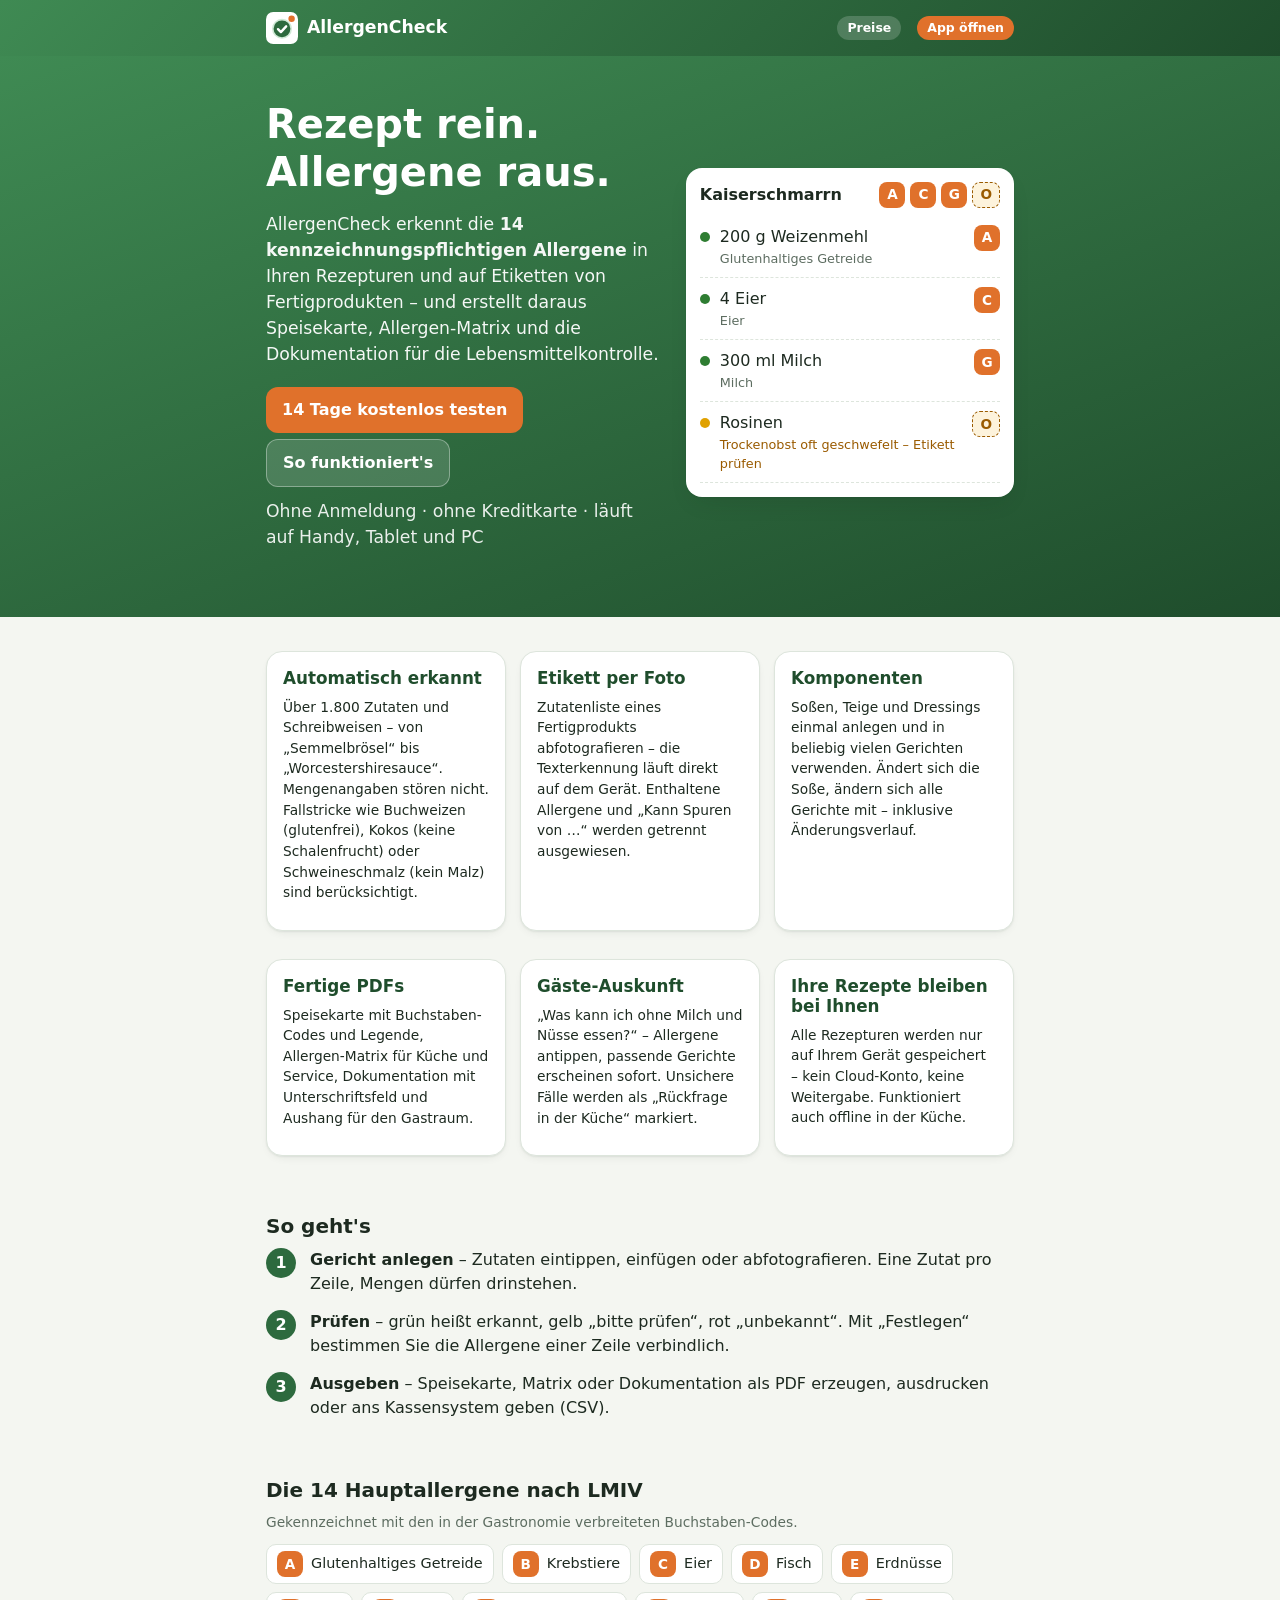
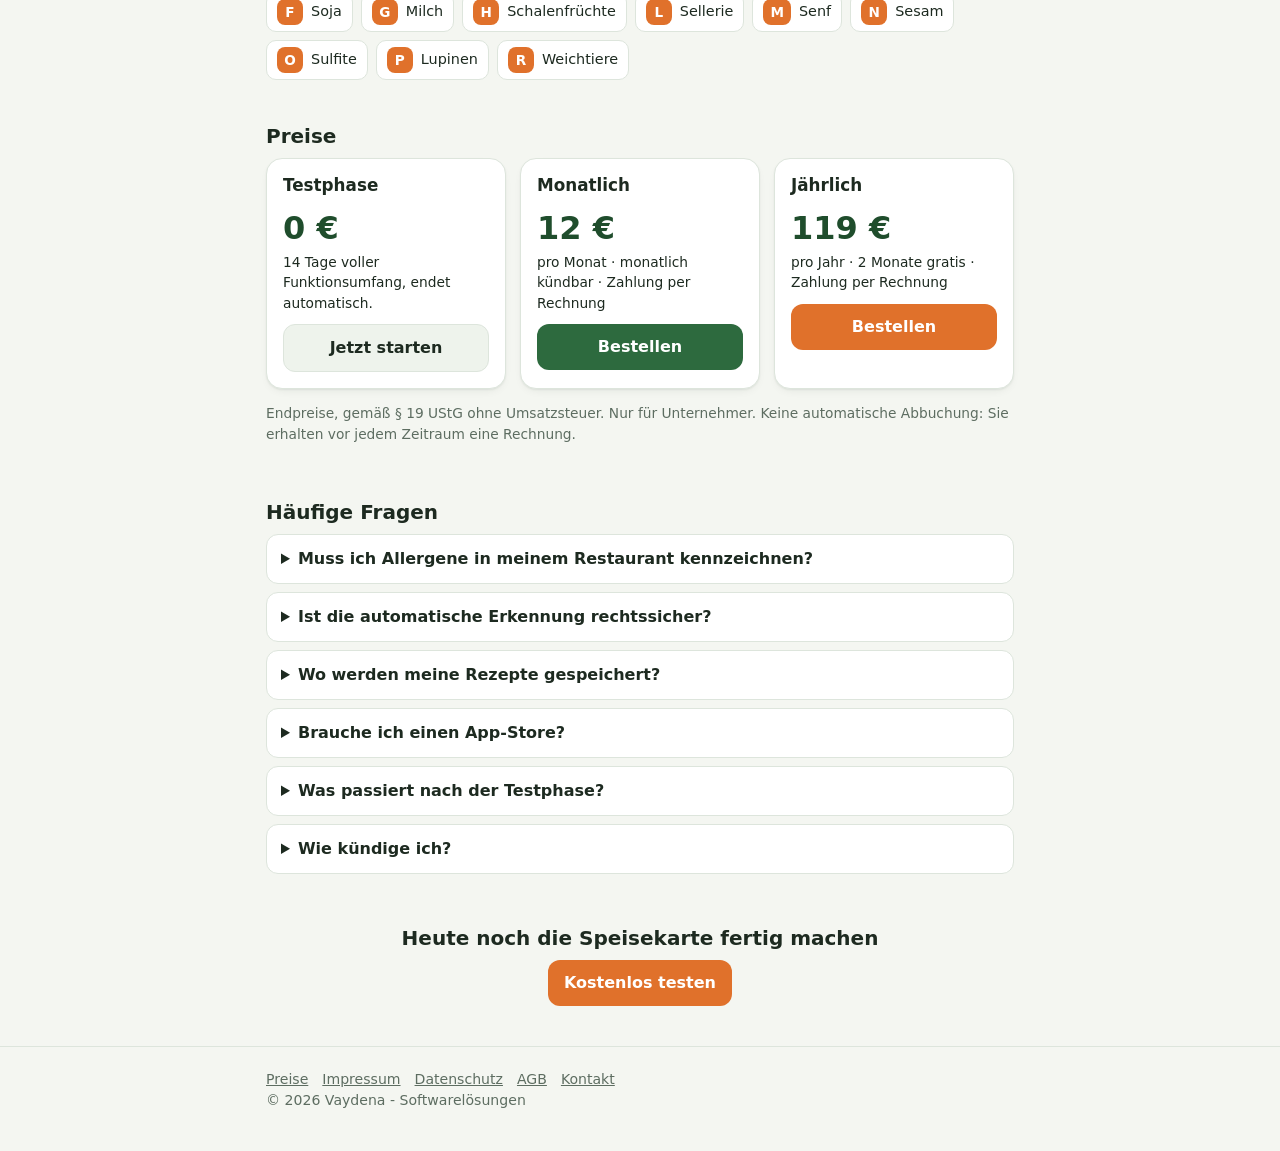
<file: index.html>
<!doctype html>
<html lang="de">
<head>
<meta charset="utf-8">
<meta name="viewport" content="width=device-width,initial-scale=1,viewport-fit=cover">
<meta name="theme-color" content="#2d6a3e">
<title>AllergenCheck – Allergenkennzeichnung für Gastronomie in Minuten</title>
<meta name="description" content="Rezept rein, Kennzeichnung der 14 EU-Allergene raus: AllergenCheck erkennt Allergene in Rezepturen und Etiketten und erstellt Speisekarte, Allergen-Matrix und Dokumentation als PDF. 14 Tage kostenlos testen.">
<meta name="robots" content="index, follow">
<link rel="canonical" href="https://allergencheck.vaydena.de/">
<meta property="og:title" content="AllergenCheck – Allergenkennzeichnung für Gastronomie">
<meta property="og:description" content="Rezept rein, Kennzeichnung der 14 EU-Allergene raus. Speisekarte, Matrix und Dokumentation als PDF.">
<meta property="og:type" content="website">
<meta property="og:url" content="https://allergencheck.vaydena.de/">
<meta property="og:image" content="https://allergencheck.vaydena.de/assets/icons/icon-512.png">
<link rel="manifest" href="manifest.webmanifest">
<link rel="icon" href="assets/icons/favicon-32.png" sizes="32x32">
<link rel="apple-touch-icon" href="assets/icons/apple-touch-icon.png">
<link rel="stylesheet" href="assets/ac.css">
<script type="application/ld+json">
{"@context":"https://schema.org","@type":"SoftwareApplication","name":"AllergenCheck","applicationCategory":"BusinessApplication","operatingSystem":"Web, Android, iOS, Windows, macOS",
 "description":"Allergenkennzeichnung nach LMIV für Gastronomie: 14 EU-Allergene aus Rezepturen und Etiketten erkennen, Speisekarte und Dokumentation als PDF.",
 "offers":[{"@type":"Offer","price":"12.00","priceCurrency":"EUR","name":"Monatsabo"},{"@type":"Offer","price":"119.00","priceCurrency":"EUR","name":"Jahresabo"}],
 "publisher":{"@type":"Organization","name":"Vaydena - Softwarelösungen","email":"kontakt@vaydena.de"}}
</script>
<style>
  .steps{counter-reset:s;list-style:none;padding:0;margin:0}
  .steps li{counter-increment:s;position:relative;padding:0 0 14px 44px}
  .steps li::before{content:counter(s);position:absolute;left:0;top:0;width:30px;height:30px;border-radius:50%;background:var(--green);color:#fff;font-weight:800;display:flex;align-items:center;justify-content:center}
  .demo{background:var(--card);border-radius:16px;box-shadow:var(--e2);padding:14px;color:var(--ink);max-width:420px}
  .demo .ln{border-bottom:1px dashed var(--line)}
  .hero .grid{display:grid;grid-template-columns:minmax(0,1fr);gap:26px;align-items:center}
  @media(min-width:820px){.hero .grid{grid-template-columns:1.2fr 1fr}}
  section{padding:34px 0 10px}
  .faq details{background:var(--card);border:1px solid var(--line);border-radius:12px;padding:12px 14px;margin-bottom:8px}
  .faq summary{font-weight:650;cursor:pointer}
  .codes-big{display:flex;flex-wrap:wrap;gap:8px}
  .codes-big div{display:flex;align-items:center;gap:8px;background:var(--card);border:1px solid var(--line);border-radius:10px;padding:6px 10px;font-size:.9rem}
</style>
</head>
<body class="site">
<header class="topbar"><div class="wrap">
  <a class="brand" href="index.html"><svg viewBox="0 0 40 40" aria-hidden="true"><rect width="40" height="40" rx="9" fill="#fff"/><circle cx="20" cy="21" r="12.5" fill="#cfe9d5"/><circle cx="20" cy="21" r="10.5" fill="#2d6a3e"/><path d="M15 21.5l3.6 3.6 6.6-7.2" fill="none" stroke="#fff" stroke-width="3" stroke-linecap="round" stroke-linejoin="round"/><circle cx="32" cy="8.5" r="4" fill="#e0712b"/></svg><span>AllergenCheck</span></a>
  <span class="sp"></span><a class="pill" href="kaufen.html" style="text-decoration:none;margin-right:6px">Preise</a><a class="pill warn" href="app.html" style="text-decoration:none">App öffnen</a>
</div></header>

<div class="hero"><div class="wrap grid">
  <div>
    <h1>Rezept rein.<br>Allergene raus.</h1>
    <p>AllergenCheck erkennt die <b>14 kennzeichnungspflichtigen Allergene</b> in Ihren Rezepturen und auf Etiketten von Fertigprodukten – und erstellt daraus Speisekarte, Allergen-Matrix und die Dokumentation für die Lebensmittelkontrolle.</p>
    <a class="btn acc" href="app.html">14 Tage kostenlos testen</a><a class="btn sec" href="#so-gehts">So funktioniert's</a>
    <p class="small" style="margin-top:12px;opacity:.9">Ohne Anmeldung · ohne Kreditkarte · läuft auf Handy, Tablet und PC</p>
  </div>
  <div class="demo" aria-hidden="true">
    <div class="row"><b class="grow">Kaiserschmarrn</b><div class="codes"><span class="code">A</span><span class="code">C</span><span class="code">G</span><span class="code p">O</span></div></div>
    <ul class="lines" style="margin-top:8px">
      <li class="ln"><span class="dot"></span><div class="body"><div class="txt">200 g Weizenmehl</div><div class="why">Glutenhaltiges Getreide</div></div><div class="codes"><span class="code">A</span></div></li>
      <li class="ln"><span class="dot"></span><div class="body"><div class="txt">4 Eier</div><div class="why">Eier</div></div><div class="codes"><span class="code">C</span></div></li>
      <li class="ln"><span class="dot"></span><div class="body"><div class="txt">300 ml Milch</div><div class="why">Milch</div></div><div class="codes"><span class="code">G</span></div></li>
      <li class="ln partial"><span class="dot"></span><div class="body"><div class="txt">Rosinen</div><div class="hint">Trockenobst oft geschwefelt – Etikett prüfen</div></div><div class="codes"><span class="code p">O</span></div></li>
    </ul>
  </div>
</div></div>

<main class="wrap">
  <section>
    <div class="grid3">
      <div class="card feat"><h3>Automatisch erkannt</h3><p class="small">Über 1.800 Zutaten und Schreibweisen – von „Semmelbrösel“ bis „Worcestershiresauce“. Mengenangaben stören nicht. Fallstricke wie Buchweizen (glutenfrei), Kokos (keine Schalenfrucht) oder Schweineschmalz (kein Malz) sind berücksichtigt.</p></div>
      <div class="card feat"><h3>Etikett per Foto</h3><p class="small">Zutatenliste eines Fertigprodukts abfotografieren – die Texterkennung läuft direkt auf dem Gerät. Enthaltene Allergene und „Kann Spuren von …“ werden getrennt ausgewiesen.</p></div>
      <div class="card feat"><h3>Komponenten</h3><p class="small">Soßen, Teige und Dressings einmal anlegen und in beliebig vielen Gerichten verwenden. Ändert sich die Soße, ändern sich alle Gerichte mit – inklusive Änderungsverlauf.</p></div>
      <div class="card feat"><h3>Fertige PDFs</h3><p class="small">Speisekarte mit Buchstaben-Codes und Legende, Allergen-Matrix für Küche und Service, Dokumentation mit Unterschriftsfeld und Aushang für den Gastraum.</p></div>
      <div class="card feat"><h3>Gäste-Auskunft</h3><p class="small">„Was kann ich ohne Milch und Nüsse essen?“ – Allergene antippen, passende Gerichte erscheinen sofort. Unsichere Fälle werden als „Rückfrage in der Küche“ markiert.</p></div>
      <div class="card feat"><h3>Ihre Rezepte bleiben bei Ihnen</h3><p class="small">Alle Rezepturen werden nur auf Ihrem Gerät gespeichert – kein Cloud-Konto, keine Weitergabe. Funktioniert auch offline in der Küche.</p></div>
    </div>
  </section>

  <section id="so-gehts">
    <h2>So geht's</h2>
    <ol class="steps">
      <li><b>Gericht anlegen</b> – Zutaten eintippen, einfügen oder abfotografieren. Eine Zutat pro Zeile, Mengen dürfen drinstehen.</li>
      <li><b>Prüfen</b> – grün heißt erkannt, gelb „bitte prüfen“, rot „unbekannt“. Mit „Festlegen“ bestimmen Sie die Allergene einer Zeile verbindlich.</li>
      <li><b>Ausgeben</b> – Speisekarte, Matrix oder Dokumentation als PDF erzeugen, ausdrucken oder ans Kassensystem geben (CSV).</li>
    </ol>
  </section>

  <section>
    <h2>Die 14 Hauptallergene nach LMIV</h2>
    <p class="muted small">Gekennzeichnet mit den in der Gastronomie verbreiteten Buchstaben-Codes.</p>
    <div class="codes-big">
      <div><span class="code">A</span>Glutenhaltiges Getreide</div><div><span class="code">B</span>Krebstiere</div><div><span class="code">C</span>Eier</div><div><span class="code">D</span>Fisch</div>
      <div><span class="code">E</span>Erdnüsse</div><div><span class="code">F</span>Soja</div><div><span class="code">G</span>Milch</div><div><span class="code">H</span>Schalenfrüchte</div>
      <div><span class="code">L</span>Sellerie</div><div><span class="code">M</span>Senf</div><div><span class="code">N</span>Sesam</div><div><span class="code">O</span>Sulfite</div>
      <div><span class="code">P</span>Lupinen</div><div><span class="code">R</span>Weichtiere</div>
    </div>
  </section>

  <section>
    <h2>Preise</h2>
    <div class="grid3">
      <div class="card"><h3>Testphase</h3><div class="price">0 €</div><p class="small">14 Tage voller Funktionsumfang, endet automatisch.</p><a class="btn sec block" href="app.html">Jetzt starten</a></div>
      <div class="card"><h3>Monatlich</h3><div class="price">12 €</div><p class="small">pro Monat · monatlich kündbar · Zahlung per Rechnung</p><a class="btn block" href="kaufen.html">Bestellen</a></div>
      <div class="card"><h3>Jährlich</h3><div class="price">119 €</div><p class="small">pro Jahr · 2 Monate gratis · Zahlung per Rechnung</p><a class="btn acc block" href="kaufen.html?plan=year">Bestellen</a></div>
    </div>
    <p class="small muted">Endpreise, gemäß § 19 UStG ohne Umsatzsteuer. Nur für Unternehmer. Keine automatische Abbuchung: Sie erhalten vor jedem Zeitraum eine Rechnung.</p>
  </section>

  <section class="faq">
    <h2>Häufige Fragen</h2>
    <details><summary>Muss ich Allergene in meinem Restaurant kennzeichnen?</summary><p class="small">Ja. Seit Dezember 2014 müssen nach der EU-Lebensmittelinformationsverordnung (LMIV) auch bei loser Ware – also in Gastronomie, Kantine, Bäckerei und Metzgerei – die 14 Hauptallergene angegeben werden. In Deutschland regelt § 2 der Lebensmittelinformations-Durchführungsverordnung (LMIDV), dass dies schriftlich oder mündlich erfolgen kann; bei mündlicher Auskunft muss eine schriftliche Dokumentation vorliegen, die auf Nachfrage einsehbar ist.</p></details>
    <details><summary>Ist die automatische Erkennung rechtssicher?</summary><p class="small">AllergenCheck ist ein Hilfsmittel – die Verantwortung bleibt beim Betrieb. Die Datenbank ist bewusst vorsichtig: Wo ein Produkt je nach Hersteller Allergene enthalten kann (z. B. Brühe, Gewürzmischungen, Schokolade), wird das Allergen vorsorglich angezeigt und als „bitte prüfen“ markiert. Nicht erkannte Zutaten werden rot hervorgehoben. Fertigprodukte prüfen Sie am besten per Etiketten-Foto und speichern sie als eigene Zutat.</p></details>
    <details><summary>Wo werden meine Rezepte gespeichert?</summary><p class="small">Nur auf Ihrem Gerät, im Speicher des Browsers bzw. der installierten App. Mit „Sicherung herunterladen“ erstellen Sie eine Datei, die Sie aufbewahren oder auf ein anderes Gerät übertragen können.</p></details>
    <details><summary>Brauche ich einen App-Store?</summary><p class="small">Nein. AllergenCheck ist eine Web-App: im Browser öffnen und über „Zum Startbildschirm hinzufügen“ bzw. „Installieren“ wie eine App nutzen – auf Android, iPhone, iPad, Windows und Mac.</p></details>
    <details><summary>Was passiert nach der Testphase?</summary><p class="small">Ihre Daten bleiben erhalten und lesbar, Sie können sie weiterhin sichern. Zum Bearbeiten und für PDFs schließen Sie ein Abo ab – per Rechnung und Überweisung, ohne automatische Abbuchung.</p></details>
    <details><summary>Wie kündige ich?</summary><p class="small">Gar nicht nötig: Wenn Sie die Rechnung für den nächsten Zeitraum nicht bezahlen, endet das Abo automatisch. Eine kurze Nachricht an kontakt@vaydena.de freut uns trotzdem.</p></details>
  </section>

  <section class="center" style="padding-bottom:40px">
    <h2>Heute noch die Speisekarte fertig machen</h2>
    <a class="btn acc" href="app.html">Kostenlos testen</a>
  </section>
</main>
<footer class="foot"><div class="wrap"><a href="kaufen.html">Preise</a><a href="impressum.html">Impressum</a><a href="datenschutz.html">Datenschutz</a><a href="agb.html">AGB</a><a href="mailto:kontakt@vaydena.de">Kontakt</a><br><span>© 2026 Vaydena - Softwarelösungen</span></div></footer>
<script>if ("serviceWorker" in navigator && location.protocol === "https:") navigator.serviceWorker.register("sw.js").catch(function () {});</script>
</body>
</html>
</file>
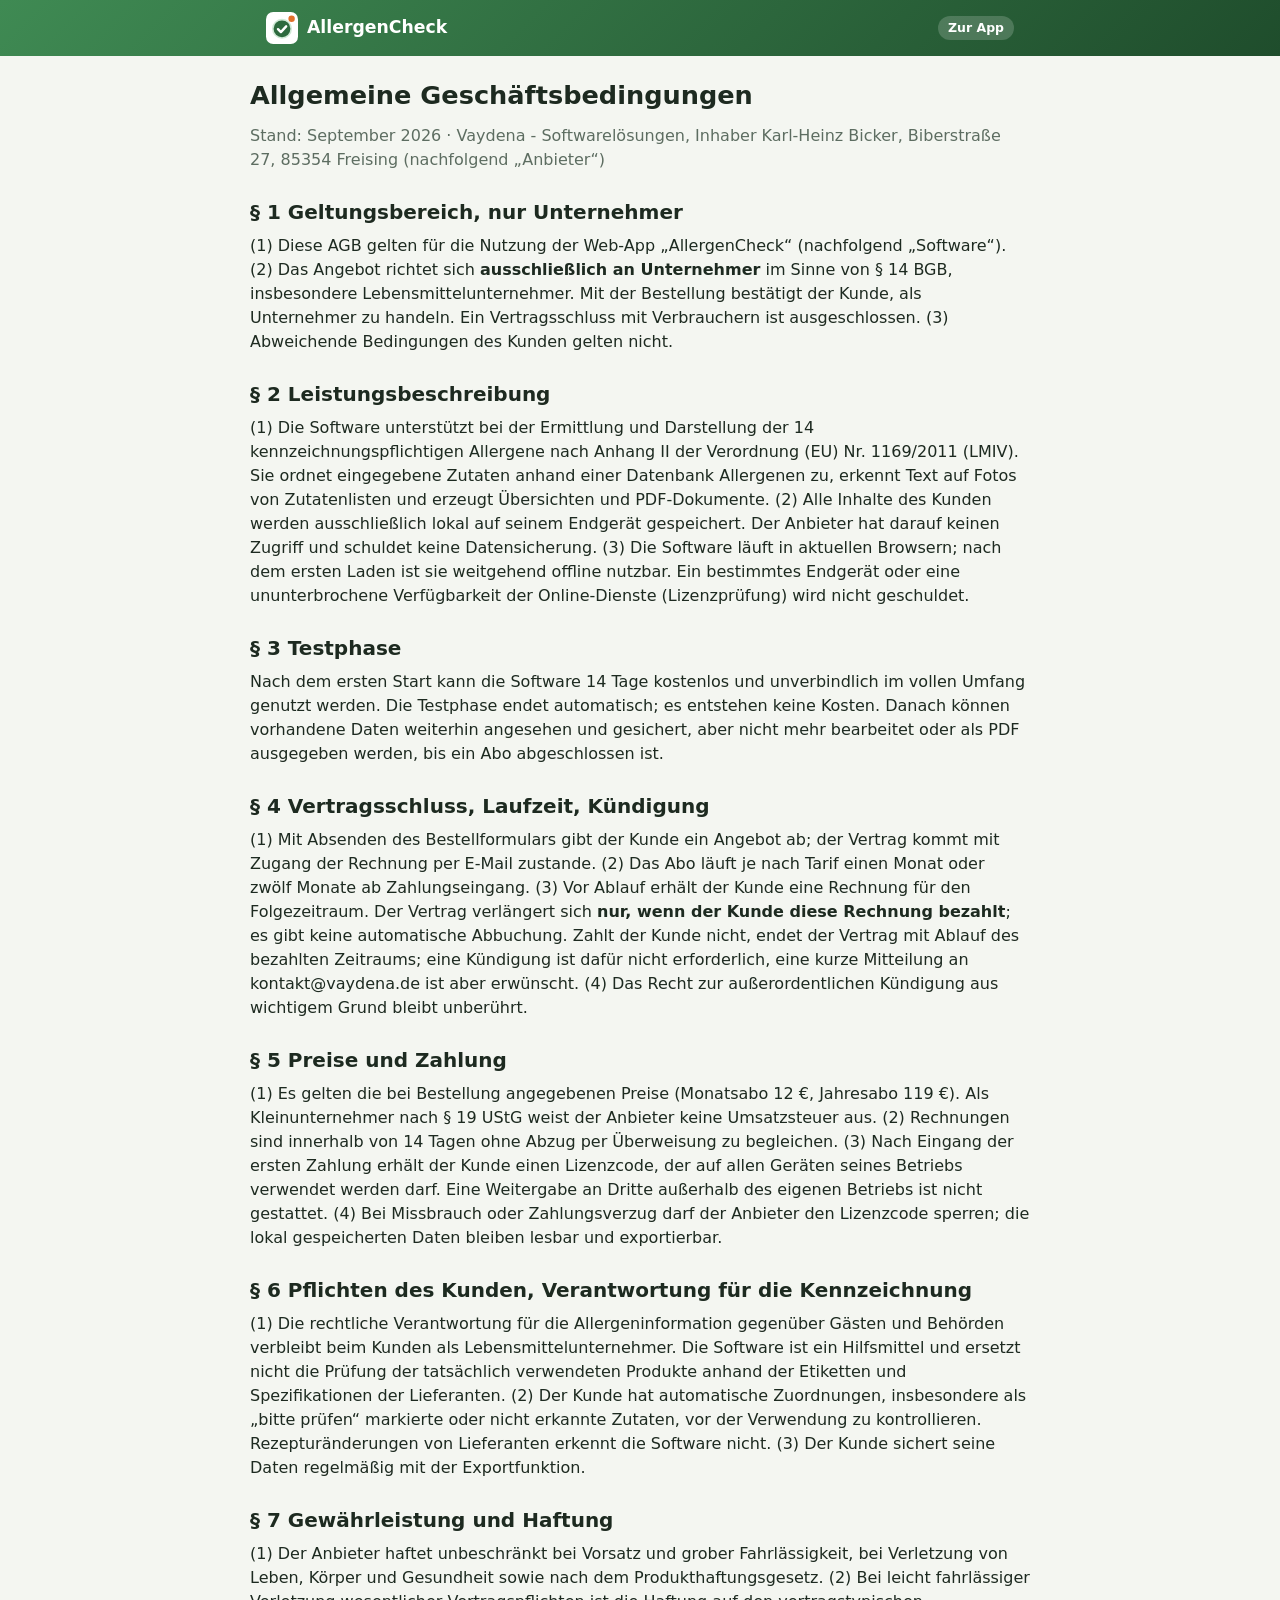
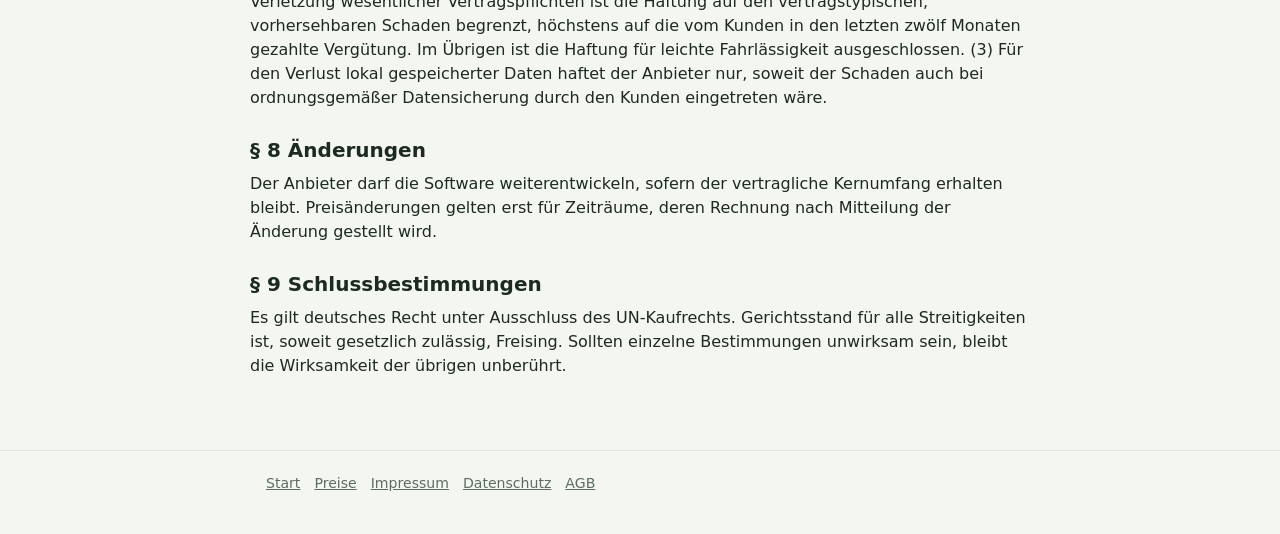
<file: agb.html>
<!doctype html>
<html lang="de">
<head>
<meta charset="utf-8">
<meta name="viewport" content="width=device-width,initial-scale=1,viewport-fit=cover">
<meta name="theme-color" content="#2d6a3e">
<title>AGB – AllergenCheck</title>
<meta name="robots" content="index, follow">
<link rel="icon" href="assets/icons/favicon-32.png" sizes="32x32">
<link rel="apple-touch-icon" href="assets/icons/apple-touch-icon.png">
<link rel="stylesheet" href="assets/ac.css">
</head>
<body class="site">
<header class="topbar"><div class="wrap">
  <a class="brand" href="index.html"><svg viewBox="0 0 40 40" aria-hidden="true"><rect width="40" height="40" rx="9" fill="#fff"/><circle cx="20" cy="21" r="12.5" fill="#cfe9d5"/><circle cx="20" cy="21" r="10.5" fill="#2d6a3e"/><path d="M15 21.5l3.6 3.6 6.6-7.2" fill="none" stroke="#fff" stroke-width="3" stroke-linecap="round" stroke-linejoin="round"/><circle cx="32" cy="8.5" r="4" fill="#e0712b"/></svg><span>AllergenCheck</span></a>
  <span class="sp"></span><a class="pill" href="app.html" style="text-decoration:none">Zur App</a>
</div></header>
<main class="wrap legal">
<h1>Allgemeine Geschäftsbedingungen</h1>
<p class="muted">Stand: September 2026 · Vaydena - Softwarelösungen, Inhaber Karl-Heinz Bicker, Biberstraße 27, 85354 Freising (nachfolgend „Anbieter“)</p>
<h2>§ 1 Geltungsbereich, nur Unternehmer</h2>
<p>(1) Diese AGB gelten für die Nutzung der Web-App „AllergenCheck“ (nachfolgend „Software“). (2) Das Angebot richtet sich <b>ausschließlich an Unternehmer</b> im Sinne von § 14 BGB, insbesondere Lebensmittelunternehmer. Mit der Bestellung bestätigt der Kunde, als Unternehmer zu handeln. Ein Vertragsschluss mit Verbrauchern ist ausgeschlossen. (3) Abweichende Bedingungen des Kunden gelten nicht.</p>
<h2>§ 2 Leistungsbeschreibung</h2>
<p>(1) Die Software unterstützt bei der Ermittlung und Darstellung der 14 kennzeichnungspflichtigen Allergene nach Anhang II der Verordnung (EU) Nr. 1169/2011 (LMIV). Sie ordnet eingegebene Zutaten anhand einer Datenbank Allergenen zu, erkennt Text auf Fotos von Zutatenlisten und erzeugt Übersichten und PDF-Dokumente. (2) Alle Inhalte des Kunden werden ausschließlich lokal auf seinem Endgerät gespeichert. Der Anbieter hat darauf keinen Zugriff und schuldet keine Datensicherung. (3) Die Software läuft in aktuellen Browsern; nach dem ersten Laden ist sie weitgehend offline nutzbar. Ein bestimmtes Endgerät oder eine ununterbrochene Verfügbarkeit der Online-Dienste (Lizenzprüfung) wird nicht geschuldet.</p>
<h2>§ 3 Testphase</h2>
<p>Nach dem ersten Start kann die Software 14 Tage kostenlos und unverbindlich im vollen Umfang genutzt werden. Die Testphase endet automatisch; es entstehen keine Kosten. Danach können vorhandene Daten weiterhin angesehen und gesichert, aber nicht mehr bearbeitet oder als PDF ausgegeben werden, bis ein Abo abgeschlossen ist.</p>
<h2>§ 4 Vertragsschluss, Laufzeit, Kündigung</h2>
<p>(1) Mit Absenden des Bestellformulars gibt der Kunde ein Angebot ab; der Vertrag kommt mit Zugang der Rechnung per E-Mail zustande. (2) Das Abo läuft je nach Tarif einen Monat oder zwölf Monate ab Zahlungseingang. (3) Vor Ablauf erhält der Kunde eine Rechnung für den Folgezeitraum. Der Vertrag verlängert sich <b>nur, wenn der Kunde diese Rechnung bezahlt</b>; es gibt keine automatische Abbuchung. Zahlt der Kunde nicht, endet der Vertrag mit Ablauf des bezahlten Zeitraums; eine Kündigung ist dafür nicht erforderlich, eine kurze Mitteilung an kontakt@vaydena.de ist aber erwünscht. (4) Das Recht zur außerordentlichen Kündigung aus wichtigem Grund bleibt unberührt.</p>
<h2>§ 5 Preise und Zahlung</h2>
<p>(1) Es gelten die bei Bestellung angegebenen Preise (Monatsabo 12 €, Jahresabo 119 €). Als Kleinunternehmer nach § 19 UStG weist der Anbieter keine Umsatzsteuer aus. (2) Rechnungen sind innerhalb von 14 Tagen ohne Abzug per Überweisung zu begleichen. (3) Nach Eingang der ersten Zahlung erhält der Kunde einen Lizenzcode, der auf allen Geräten seines Betriebs verwendet werden darf. Eine Weitergabe an Dritte außerhalb des eigenen Betriebs ist nicht gestattet. (4) Bei Missbrauch oder Zahlungsverzug darf der Anbieter den Lizenzcode sperren; die lokal gespeicherten Daten bleiben lesbar und exportierbar.</p>
<h2>§ 6 Pflichten des Kunden, Verantwortung für die Kennzeichnung</h2>
<p>(1) Die rechtliche Verantwortung für die Allergeninformation gegenüber Gästen und Behörden verbleibt beim Kunden als Lebensmittelunternehmer. Die Software ist ein Hilfsmittel und ersetzt nicht die Prüfung der tatsächlich verwendeten Produkte anhand der Etiketten und Spezifikationen der Lieferanten. (2) Der Kunde hat automatische Zuordnungen, insbesondere als „bitte prüfen“ markierte oder nicht erkannte Zutaten, vor der Verwendung zu kontrollieren. Rezepturänderungen von Lieferanten erkennt die Software nicht. (3) Der Kunde sichert seine Daten regelmäßig mit der Exportfunktion.</p>
<h2>§ 7 Gewährleistung und Haftung</h2>
<p>(1) Der Anbieter haftet unbeschränkt bei Vorsatz und grober Fahrlässigkeit, bei Verletzung von Leben, Körper und Gesundheit sowie nach dem Produkthaftungsgesetz. (2) Bei leicht fahrlässiger Verletzung wesentlicher Vertragspflichten ist die Haftung auf den vertragstypischen, vorhersehbaren Schaden begrenzt, höchstens auf die vom Kunden in den letzten zwölf Monaten gezahlte Vergütung. Im Übrigen ist die Haftung für leichte Fahrlässigkeit ausgeschlossen. (3) Für den Verlust lokal gespeicherter Daten haftet der Anbieter nur, soweit der Schaden auch bei ordnungsgemäßer Datensicherung durch den Kunden eingetreten wäre.</p>
<h2>§ 8 Änderungen</h2>
<p>Der Anbieter darf die Software weiterentwickeln, sofern der vertragliche Kernumfang erhalten bleibt. Preisänderungen gelten erst für Zeiträume, deren Rechnung nach Mitteilung der Änderung gestellt wird.</p>
<h2>§ 9 Schlussbestimmungen</h2>
<p>Es gilt deutsches Recht unter Ausschluss des UN-Kaufrechts. Gerichtsstand für alle Streitigkeiten ist, soweit gesetzlich zulässig, Freising. Sollten einzelne Bestimmungen unwirksam sein, bleibt die Wirksamkeit der übrigen unberührt.</p>
</main>
<footer class="foot"><div class="wrap"><a href="index.html">Start</a><a href="kaufen.html">Preise</a><a href="impressum.html">Impressum</a><a href="datenschutz.html">Datenschutz</a><a href="agb.html">AGB</a></div></footer>
</body>
</html>
</file>
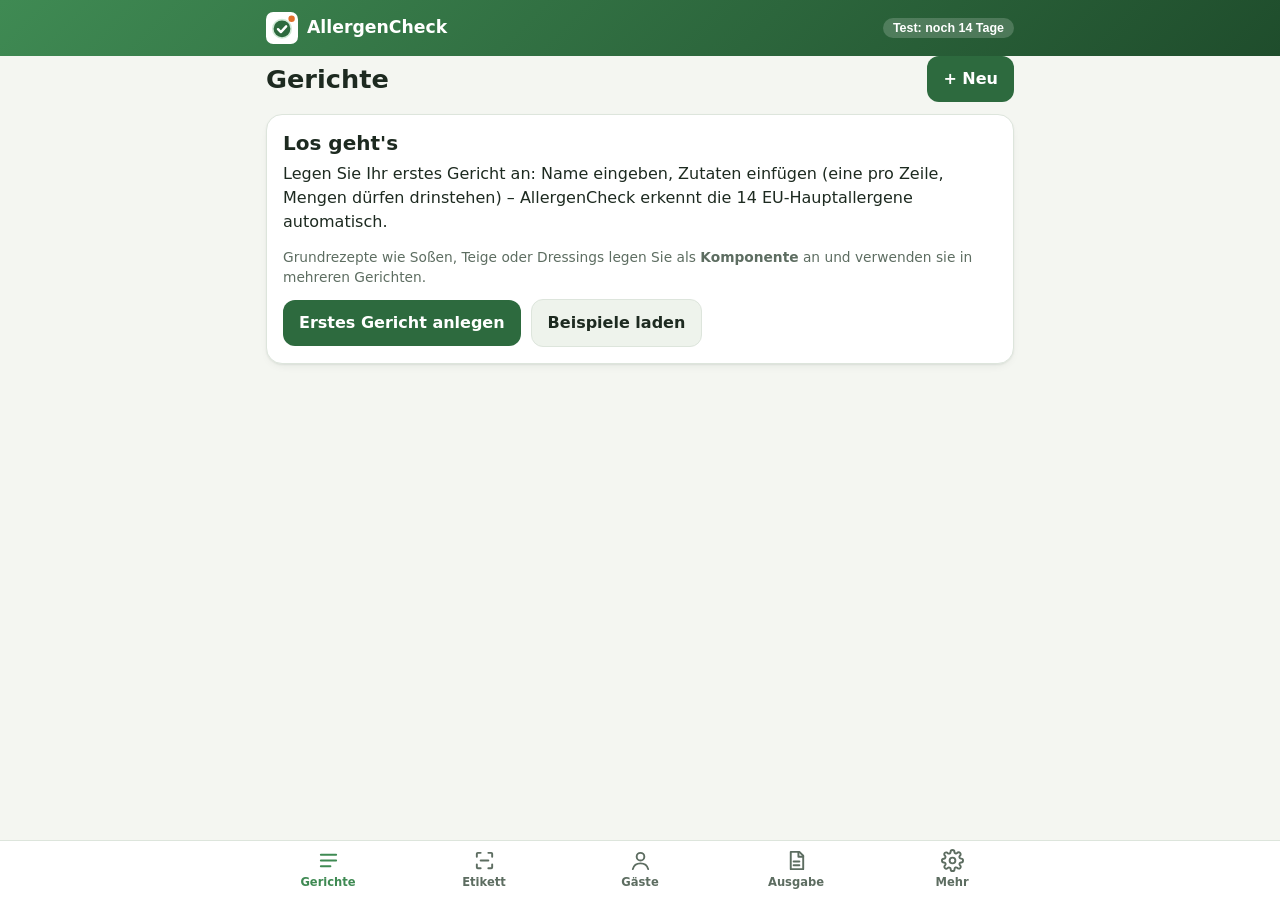
<file: app.html>
<!doctype html>
<html lang="de">
<head>
<meta charset="utf-8">
<meta name="viewport" content="width=device-width,initial-scale=1,viewport-fit=cover">
<title>AllergenCheck – App</title>
<meta name="description" content="Allergenkennzeichnung für Gastronomie: Rezept eingeben, die 14 EU-Allergene erkennen, Speisekarte und Dokumentation als PDF.">
<meta name="robots" content="noindex">
<meta name="theme-color" content="#2d6a3e">
<link rel="manifest" href="manifest.webmanifest">
<link rel="icon" href="assets/icons/favicon-32.png" sizes="32x32">
<link rel="apple-touch-icon" href="assets/icons/apple-touch-icon.png">
<link rel="stylesheet" href="assets/ac.css">
</head>
<body class="app">
<header class="topbar">
  <div class="wrap">
    <a class="brand" href="index.html" aria-label="AllergenCheck Startseite">
      <svg viewBox="0 0 40 40" aria-hidden="true"><rect width="40" height="40" rx="9" fill="#fff"/><circle cx="20" cy="21" r="12.5" fill="#cfe9d5"/><circle cx="20" cy="21" r="10.5" fill="#2d6a3e"/><path d="M15 21.5l3.6 3.6 6.6-7.2" fill="none" stroke="#fff" stroke-width="3" stroke-linecap="round" stroke-linejoin="round"/><circle cx="32" cy="8.5" r="4" fill="#e0712b"/></svg>
      <span>AllergenCheck</span>
    </a>
    <span class="sp"></span>
    <button class="pill" id="licPill" type="button" hidden></button>
  </div>
</header>
<div class="banner" id="banner" hidden></div>

<main class="wrap" id="main" aria-live="polite">
  <p class="muted">Wird geladen …</p>
</main>

<nav class="tabs" aria-label="Hauptnavigation">
  <div class="in">
    <button type="button" data-tab="dishes"><svg viewBox="0 0 24 24" fill="none" stroke="currentColor" stroke-width="2" stroke-linecap="round"><path d="M4 6h16M4 12h16M4 18h10"/></svg>Gerichte</button>
    <button type="button" data-tab="check"><svg viewBox="0 0 24 24" fill="none" stroke="currentColor" stroke-width="2" stroke-linecap="round" stroke-linejoin="round"><path d="M4 8V5a1 1 0 0 1 1-1h3M16 4h3a1 1 0 0 1 1 1v3M20 16v3a1 1 0 0 1-1 1h-3M8 20H5a1 1 0 0 1-1-1v-3M8 12h8"/></svg>Etikett</button>
    <button type="button" data-tab="guest"><svg viewBox="0 0 24 24" fill="none" stroke="currentColor" stroke-width="2" stroke-linecap="round"><circle cx="12" cy="8" r="4"/><path d="M4 21c1-4 4-6 8-6s7 2 8 6"/></svg>Gäste</button>
    <button type="button" data-tab="export"><svg viewBox="0 0 24 24" fill="none" stroke="currentColor" stroke-width="2" stroke-linecap="round" stroke-linejoin="round"><path d="M6 3h9l4 4v14H6z"/><path d="M14 3v5h5M9 13h6M9 17h6"/></svg>Ausgabe</button>
    <button type="button" data-tab="more"><svg viewBox="0 0 24 24" fill="none" stroke="currentColor" stroke-width="2" stroke-linecap="round"><circle cx="12" cy="12" r="3"/><path d="M19.4 15a1.7 1.7 0 0 0 .3 1.8l.1.1a2 2 0 1 1-2.8 2.8l-.1-.1a1.7 1.7 0 0 0-1.8-.3 1.7 1.7 0 0 0-1 1.5V21a2 2 0 1 1-4 0v-.1a1.7 1.7 0 0 0-1.1-1.5 1.7 1.7 0 0 0-1.8.3l-.1.1a2 2 0 1 1-2.8-2.8l.1-.1a1.7 1.7 0 0 0 .3-1.8 1.7 1.7 0 0 0-1.5-1H3a2 2 0 1 1 0-4h.1a1.7 1.7 0 0 0 1.5-1.1 1.7 1.7 0 0 0-.3-1.8l-.1-.1a2 2 0 1 1 2.8-2.8l.1.1a1.7 1.7 0 0 0 1.8.3H9a1.7 1.7 0 0 0 1-1.5V3a2 2 0 1 1 4 0v.1a1.7 1.7 0 0 0 1 1.5 1.7 1.7 0 0 0 1.8-.3l.1-.1a2 2 0 1 1 2.8 2.8l-.1.1a1.7 1.7 0 0 0-.3 1.8V9a1.7 1.7 0 0 0 1.5 1H21a2 2 0 1 1 0 4h-.1a1.7 1.7 0 0 0-1.5 1z"/></svg>Mehr</button>
  </div>
</nav>

<dialog id="dlg"></dialog>

<script src="assets/ac-engine.js"></script>
<script src="assets/ac-app.js"></script>
</body>
</html>
</file>
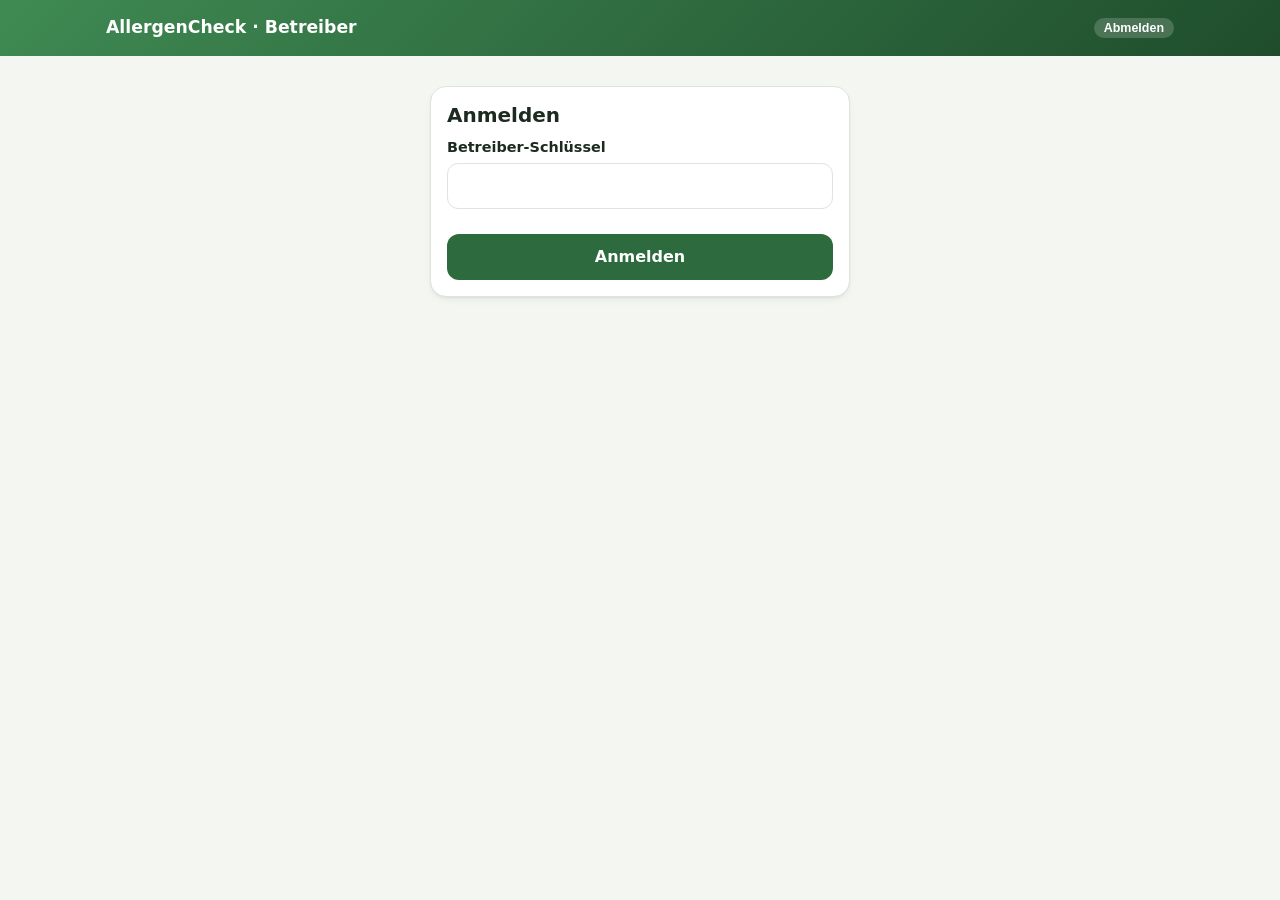
<file: betreiber.html>
<!doctype html>
<html lang="de">
<head>
<meta charset="utf-8">
<meta name="viewport" content="width=device-width,initial-scale=1">
<meta name="robots" content="noindex, nofollow">
<meta name="theme-color" content="#2d6a3e">
<title>Betreiber – AllergenCheck</title>
<link rel="icon" href="assets/icons/favicon-32.png" sizes="32x32">
<link rel="stylesheet" href="assets/ac.css">
<style>
  main{max-width:1100px}
  .kpis{display:grid;grid-template-columns:repeat(auto-fit,minmax(150px,1fr));gap:10px;margin-bottom:14px}
  .kpi{background:var(--card);border:1px solid var(--line);border-radius:12px;padding:12px}
  .kpi b{display:block;font-size:1.4rem}
  .kpi span{font-size:.8rem;color:var(--muted)}
  table.t{width:100%;border-collapse:collapse;font-size:.88rem}
  table.t th,table.t td{padding:8px 6px;border-bottom:1px solid var(--line);text-align:left;vertical-align:top}
  table.t tr.sub{cursor:pointer} table.t tr.sub:hover{background:var(--soft)}
  .st{display:inline-block;border-radius:6px;padding:1px 7px;font-size:.75rem;font-weight:700}
  .st.active,.st.paid{background:var(--okbg);color:var(--ok)} .st.pending,.st.open{background:var(--warnbg);color:var(--warn)}
  .st.cancelled{background:var(--soft);color:var(--muted)} .st.revoked{background:var(--badbg);color:var(--bad)}
  .st.due{background:var(--orange-soft);color:var(--orange-d)}
  .det{background:var(--soft)} .det td{padding:12px}
  .acts{display:flex;flex-wrap:wrap;gap:6px;margin:8px 0}
  .mono{font-family:ui-monospace,Consolas,monospace}
  .tbl{overflow-x:auto}
</style>
</head>
<body class="site">
<header class="topbar"><div class="wrap" style="max-width:1100px">
  <span class="brand">AllergenCheck · Betreiber</span><span class="sp"></span>
  <button class="pill" id="logout" type="button" hidden>Abmelden</button>
</div></header>
<main class="wrap">
  <div class="card" id="login" style="max-width:420px;margin:30px auto">
    <h2>Anmelden</h2>
    <label for="key">Betreiber-Schlüssel</label>
    <input type="text" id="key" autocomplete="off" spellcheck="false" style="-webkit-text-security:disc">
    <div class="err" id="lerr" style="color:var(--bad);min-height:1.2em;margin-top:6px"></div>
    <button class="btn block" id="lgo" type="button">Anmelden</button>
  </div>
  <div id="app" hidden>
    <div class="kpis" id="kpis"></div>
    <div class="card">
      <div class="row">
        <input class="grow" type="search" id="q" placeholder="Suche: Firma, E-Mail, Code, Rechnungsnr." aria-label="Suche">
        <select id="flt" style="width:auto"><option value="">Alle</option><option value="open">Offene Rechnungen</option><option value="due">Läuft bald ab</option><option value="active">Aktiv</option><option value="pending">Warten auf 1. Zahlung</option><option value="cancelled">Gekündigt</option><option value="expired">Abgelaufen</option><option value="revoked">Gesperrt</option></select>
        <button class="btn sec small" id="reload" type="button">Neu laden</button>
        <button class="btn small" id="due" type="button">Verlängerungsrechnungen erzeugen</button>
        <button class="btn sec small" id="csv" type="button">Rechnungen CSV</button>
      </div>
      <div class="tbl"><table class="t" style="margin-top:10px"><thead><tr><th>Kunde</th><th>Tarif</th><th>Status</th><th>Gültig bis</th><th>Offen</th><th>Angelegt</th></tr></thead><tbody id="rows"></tbody></table></div>
    </div>
  </div>
</main>
<script>
(function () {
  "use strict";
  var CFG = { fn: "https://xeuexovdipdiiuzjpzkj.supabase.co/functions/v1", apikey: "sb_publishable_3dLuQ2PfEsjavJyl0fmkaA_DXB8ZS6f" };
  var d = document, KEY = "", DATA = null, openId = null;
  function $(id) { return d.getElementById(id); }
  function esc(s) { return String(s == null ? "" : s).replace(/[&<>"]/g, function (c) { return { "&": "&amp;", "<": "&lt;", ">": "&gt;", '"': "&quot;" }[c]; }); }
  function dmy(s) { if (!s) return "–"; var p = String(s).slice(0, 10).split("-"); return p.length === 3 ? p[2] + "." + p[1] + "." + p[0] : s; }
  function euro(c) { return ((c || 0) / 100).toFixed(2).replace(".", ",") + " €"; }
  function api(action, extra) {
    var body = Object.assign({ action: action }, extra || {});
    return fetch(CFG.fn + "/ac-admin", { method: "POST", headers: { "Content-Type": "application/json", apikey: CFG.apikey, Authorization: "Bearer " + CFG.apikey, "x-admin-key": KEY }, body: JSON.stringify(body) })
      .then(function (r) { return r.json().then(function (j) { if (r.status === 401) { logout(); throw new Error("unauthorized"); } return j; }); });
  }
  function login(k) {
    KEY = k;
    return api("list").then(function (j) {
      if (!j.ok) throw new Error(j.error || "Fehler");
      try { sessionStorage.setItem("ac.admin", k); } catch (e) {}
      $("login").hidden = true; $("app").hidden = false; $("logout").hidden = false;
      DATA = j; render();
    });
  }
  function logout() { KEY = ""; try { sessionStorage.removeItem("ac.admin"); } catch (e) {} $("login").hidden = false; $("app").hidden = true; $("logout").hidden = true; }
  $("lgo").onclick = function () { $("lerr").textContent = ""; login($("key").value.trim()).catch(function (e) { $("lerr").textContent = e.message === "unauthorized" ? "Schlüssel falsch." : "Fehler: " + e.message; }); };
  $("key").onkeydown = function (e) { if (e.key === "Enter") $("lgo").click(); };
  $("logout").onclick = logout;
  $("reload").onclick = reload;
  $("q").oninput = render; $("flt").onchange = render;
  function reload() { return api("list").then(function (j) { if (j.ok) { DATA = j; render(); } }); }

  function state(s) {
    var today = DATA.today;
    if (s.status === "revoked") return "revoked";
    if (s.status === "pending") return "pending";
    if (s.valid_until && s.valid_until < today) return "expired";
    return s.status;
  }
  function daysLeft(s) { if (!s.valid_until) return null; return Math.round((Date.parse(s.valid_until) - Date.parse(DATA.today)) / 864e5); }
  function invOf(s) { return DATA.invoices.filter(function (i) { return i.subscription_id === s.id; }); }
  function render() {
    var subs = DATA.subscriptions, invs = DATA.invoices;
    var act = subs.filter(function (s) { return state(s) === "active" || state(s) === "cancelled"; });
    var mrr = act.reduce(function (a, s) { return a + (s.plan === "year" ? 11900 / 12 : 1200); }, 0);
    var open = invs.filter(function (i) { return i.status === "open"; });
    var paidYear = invs.filter(function (i) { return i.status === "paid" && String(i.paid_at).slice(0, 4) === DATA.today.slice(0, 4); }).reduce(function (a, i) { return a + i.amount_cents; }, 0);
    $("kpis").innerHTML = kpi(act.length, "aktive Abos") + kpi(euro(Math.round(mrr)), "Monatsumsatz (MRR)") + kpi(open.length + " · " + euro(open.reduce(function (a, i) { return a + i.amount_cents; }, 0)), "offene Rechnungen") +
      kpi(euro(paidYear), "bezahlt " + DATA.today.slice(0, 4)) + kpi(subs.filter(function (s) { return s.status === "pending"; }).length, "warten auf 1. Zahlung");
    var q = $("q").value.trim().toLowerCase(), f = $("flt").value;
    var list = subs.filter(function (s) {
      var st = state(s), iv = invOf(s), dl = daysLeft(s);
      if (f === "open" && !iv.some(function (i) { return i.status === "open"; })) return false;
      if (f === "due" && !(st === "active" && dl !== null && dl <= 14)) return false;
      if (["active", "pending", "cancelled", "expired", "revoked"].indexOf(f) >= 0 && st !== f) return false;
      if (!q) return true;
      return [s.company, s.name, s.email, s.token].concat(iv.map(function (i) { return i.number; })).join(" ").toLowerCase().indexOf(q) >= 0;
    });
    $("rows").innerHTML = list.map(function (s) {
      var st = state(s), iv = invOf(s), op = iv.filter(function (i) { return i.status === "open"; }), dl = daysLeft(s);
      var row = '<tr class="sub" data-id="' + s.id + '"><td><b>' + esc(s.company) + '</b><br><span class="small muted">' + esc(s.name) + " · " + esc(s.email) + "</span></td><td>" + (s.plan === "year" ? "Jahr" : "Monat") +
        '</td><td><span class="st ' + st + '">' + ({ active: "aktiv", pending: "wartet", cancelled: "gekündigt", expired: "abgelaufen", revoked: "gesperrt" }[st]) + "</span>" + (st === "active" && dl !== null && dl <= 14 ? ' <span class="st due">' + dl + " T</span>" : "") +
        "</td><td>" + dmy(s.valid_until) + "</td><td>" + (op.length ? op.map(function (i) { return esc(i.number) + " · " + euro(i.amount_cents); }).join("<br>") : "–") + "</td><td>" + dmy(s.created_at) + "</td></tr>";
      if (openId === s.id) row += '<tr class="det"><td colspan="6">' + detail(s, iv) + "</td></tr>";
      return row;
    }).join("") || '<tr><td colspan="6" class="muted">Keine Einträge.</td></tr>';
  }
  function kpi(v, l) { return '<div class="kpi"><b>' + v + "</b><span>" + l + "</span></div>"; }
  function detail(s, iv) {
    var b = s.billing || {};
    return '<div class="small"><b>Anschrift:</b> ' + esc([b.company, b.name, b.street, (b.zip || "") + " " + (b.city || ""), b.country, b.vat_id ? "USt-IdNr. " + b.vat_id : ""].filter(Boolean).join(", ")) +
      '<br><b>Lizenzcode:</b> <span class="mono">' + esc(s.token || "– (nach 1. Zahlung)") + "</span> · <b>zuletzt geprüft:</b> " + dmy(s.last_check_at) + (s.notes ? "<br><b>Notiz:</b> " + esc(s.notes) : "") + "</div>" +
      '<div class="acts">' +
      btn("renew", "Verlängerungsrechnung", s.id, !s.token || s.status === "revoked") + btn("renew_switch", "…mit Tarifwechsel", s.id, !s.token || s.status === "revoked") +
      btn("resend_code", "Code erneut senden", s.id, !s.token || s.status === "revoked") + btn("set_valid_until", "Gültig-bis ändern", s.id) + btn("set_note", "Notiz", s.id) +
      (s.status === "cancelled" ? btn("uncancel", "Kündigung zurücknehmen", s.id) : btn("cancel", "Kündigen", s.id, s.status === "revoked")) +
      (s.status === "revoked" ? btn("unrevoke", "Entsperren", s.id) : btn("revoke", "Sperren", s.id, false, true)) + "</div>" +
      '<table class="t"><thead><tr><th>Rechnung</th><th>Art</th><th>Betrag</th><th>Zeitraum</th><th>Status</th><th></th></tr></thead><tbody>' +
      iv.map(function (i) {
        return "<tr><td><a href=\"" + esc(i.pay_link) + '" target="_blank" rel="noopener">' + esc(i.number) + "</a><br><span class=\"small muted\">" + dmy(i.created_at) + (i.mailed_at ? " · gemailt" : " · <b>nicht gemailt</b>") + "</span></td><td>" + (i.kind === "first" ? "Erstrechnung" : "Verlängerung") + " · " + (i.plan === "year" ? "Jahr" : "Monat") + "</td><td>" + euro(i.amount_cents) +
          "</td><td>" + (i.period_from ? dmy(i.period_from) + " – " + dmy(i.period_to) : "ab Zahlung") + '</td><td><span class="st ' + i.status + '">' + ({ open: "offen", paid: "bezahlt " + dmy(i.paid_at), cancelled: "storniert" }[i.status]) + "</span></td><td>" +
          (i.status === "open" ? ibtn("set_paid", "Bezahlt ✓", i.id) + " " + ibtn("resend", "Erneut mailen", i.id) + " " + ibtn("cancel_invoice", "Stornieren", i.id) : "") + "</td></tr>";
      }).join("") + "</tbody></table>";
  }
  function btn(a, l, id, dis, danger) { return '<button class="btn small ' + (danger ? "danger" : "sec") + '" data-a="' + a + '" data-s="' + id + '"' + (dis ? " disabled" : "") + ">" + l + "</button>"; }
  function ibtn(a, l, id) { return '<button class="btn small ' + (a === "set_paid" ? "" : "sec") + '" data-a="' + a + '" data-i="' + id + '">' + l + "</button>"; }
  var MSG = { open_invoice_exists: "Es gibt bereits eine offene Rechnung.", not_active_yet: "Noch keine Erstzahlung.", is_revoked: "Abo ist gesperrt.", already_paid: "Bereits bezahlt.", is_cancelled: "Rechnung ist storniert.", no_change: "Keine Änderung nötig." };
  $("rows").addEventListener("click", function (e) {
    var b = e.target.closest("button[data-a]");
    if (!b) {
      if (e.target.closest("a")) return;
      var tr = e.target.closest("tr.sub"); if (!tr) return;
      openId = openId === tr.getAttribute("data-id") ? null : tr.getAttribute("data-id"); render(); return;
    }
    var a = b.getAttribute("data-a"), sid = b.getAttribute("data-s"), iid = b.getAttribute("data-i"), extra = {};
    if (sid) extra.subscription_id = sid; if (iid) extra.invoice_id = iid;
    var s = sid ? DATA.subscriptions.filter(function (x) { return x.id === sid; })[0] : null;
    if (a === "set_paid" && !confirm("Zahlungseingang bestätigen? Der Kunde erhält sofort Lizenzcode bzw. Verlängerungsmail.")) return;
    if (a === "cancel_invoice" && !confirm("Rechnung stornieren?")) return;
    if (a === "cancel" && !confirm("Abo kündigen? Es läuft bis zum Ende des bezahlten Zeitraums, danach keine weiteren Rechnungen.")) return;
    if (a === "revoke" && !confirm("Lizenz SOFORT sperren? Die App geht beim nächsten Online-Start in den Nur-Lesen-Modus.")) return;
    if (a === "renew_switch") { a = "renew"; extra.plan = s.plan === "year" ? "month" : "year"; if (!confirm("Verlängerungsrechnung mit Tarif „" + (extra.plan === "year" ? "Jahr" : "Monat") + "“ erzeugen und mailen?")) return; }
    else if (a === "renew" && !confirm("Verlängerungsrechnung erzeugen und an " + s.email + " mailen?")) return;
    if (a === "set_valid_until") { var dt = prompt("Gültig bis (JJJJ-MM-TT):", s.valid_until || DATA.today); if (!dt) return; extra.date = dt.trim(); }
    if (a === "set_note") { var n = prompt("Notiz:", s.notes || ""); if (n === null) return; extra.notes = n; }
    b.disabled = true;
    api(a, extra).then(function (j) {
      if (!j.ok) { alert(MSG[j.error] || ("Fehler: " + (j.error || j.mail_error || "?"))); }
      else if (j.emailed === false) alert("Erledigt – aber die E-Mail konnte nicht versendet werden (" + (j.mail_error || "?") + ")." + (j.token ? "\nLizenzcode: " + j.token : ""));
      else if (a === "set_paid") alert(j.first ? "Freigeschaltet. Lizenzcode " + j.token + " wurde gemailt (gültig bis " + dmy(j.valid_until) + ")." : "Verlängert bis " + dmy(j.valid_until) + ", Bestätigung gemailt.");
      return reload();
    }).catch(function (e) { alert("Fehler: " + e.message); b.disabled = false; });
  });
  $("due").onclick = function () {
    if (!confirm("Für alle aktiven Abos, die in den nächsten 14 Tagen ablaufen und noch keine offene Rechnung haben, Verlängerungsrechnungen erzeugen und mailen?")) return;
    api("renew_due", { days: 14 }).then(function (j) {
      alert(j.ok ? j.created + " Rechnung(en) erzeugt." + (j.items || []).map(function (x) { return "\n" + x.number + " · " + x.company + (x.emailed ? "" : " (Mail fehlgeschlagen)"); }).join("") : "Fehler: " + j.error);
      reload();
    });
  };
  $("csv").onclick = function () {
    api("export").then(function (j) {
      if (!j.ok) return alert("Fehler");
      var rows = [["Rechnungsnr", "Art", "Tarif", "Betrag", "Status", "Erstellt", "Bezahlt", "Von", "Bis", "Firma", "Name", "E-Mail", "Straße", "PLZ", "Ort", "Land", "USt-IdNr"]];
      j.invoices.forEach(function (i) { var b = i.billing || {}; rows.push([i.number, i.kind, i.plan, (i.amount_cents / 100).toFixed(2).replace(".", ","), i.status, dmy(i.created_at), i.paid_at ? dmy(i.paid_at) : "", dmy(i.period_from), dmy(i.period_to), i.company, i.name, i.email, b.street, b.zip, b.city, b.country, b.vat_id]); });
      var csv = "﻿" + rows.map(function (r) { return r.map(function (x) { x = String(x == null ? "" : x); return /[;"\n]/.test(x) ? '"' + x.replace(/"/g, '""') + '"' : x; }).join(";"); }).join("\r\n");
      var a = d.createElement("a"); a.href = URL.createObjectURL(new Blob([csv], { type: "text/csv" })); a.download = "allergencheck-rechnungen-" + DATA.today + ".csv"; a.click();
    });
  };
  try { var k = sessionStorage.getItem("ac.admin"); if (k) login(k).catch(function () {}); } catch (e) {}
})();
</script>
</body>
</html>
</file>
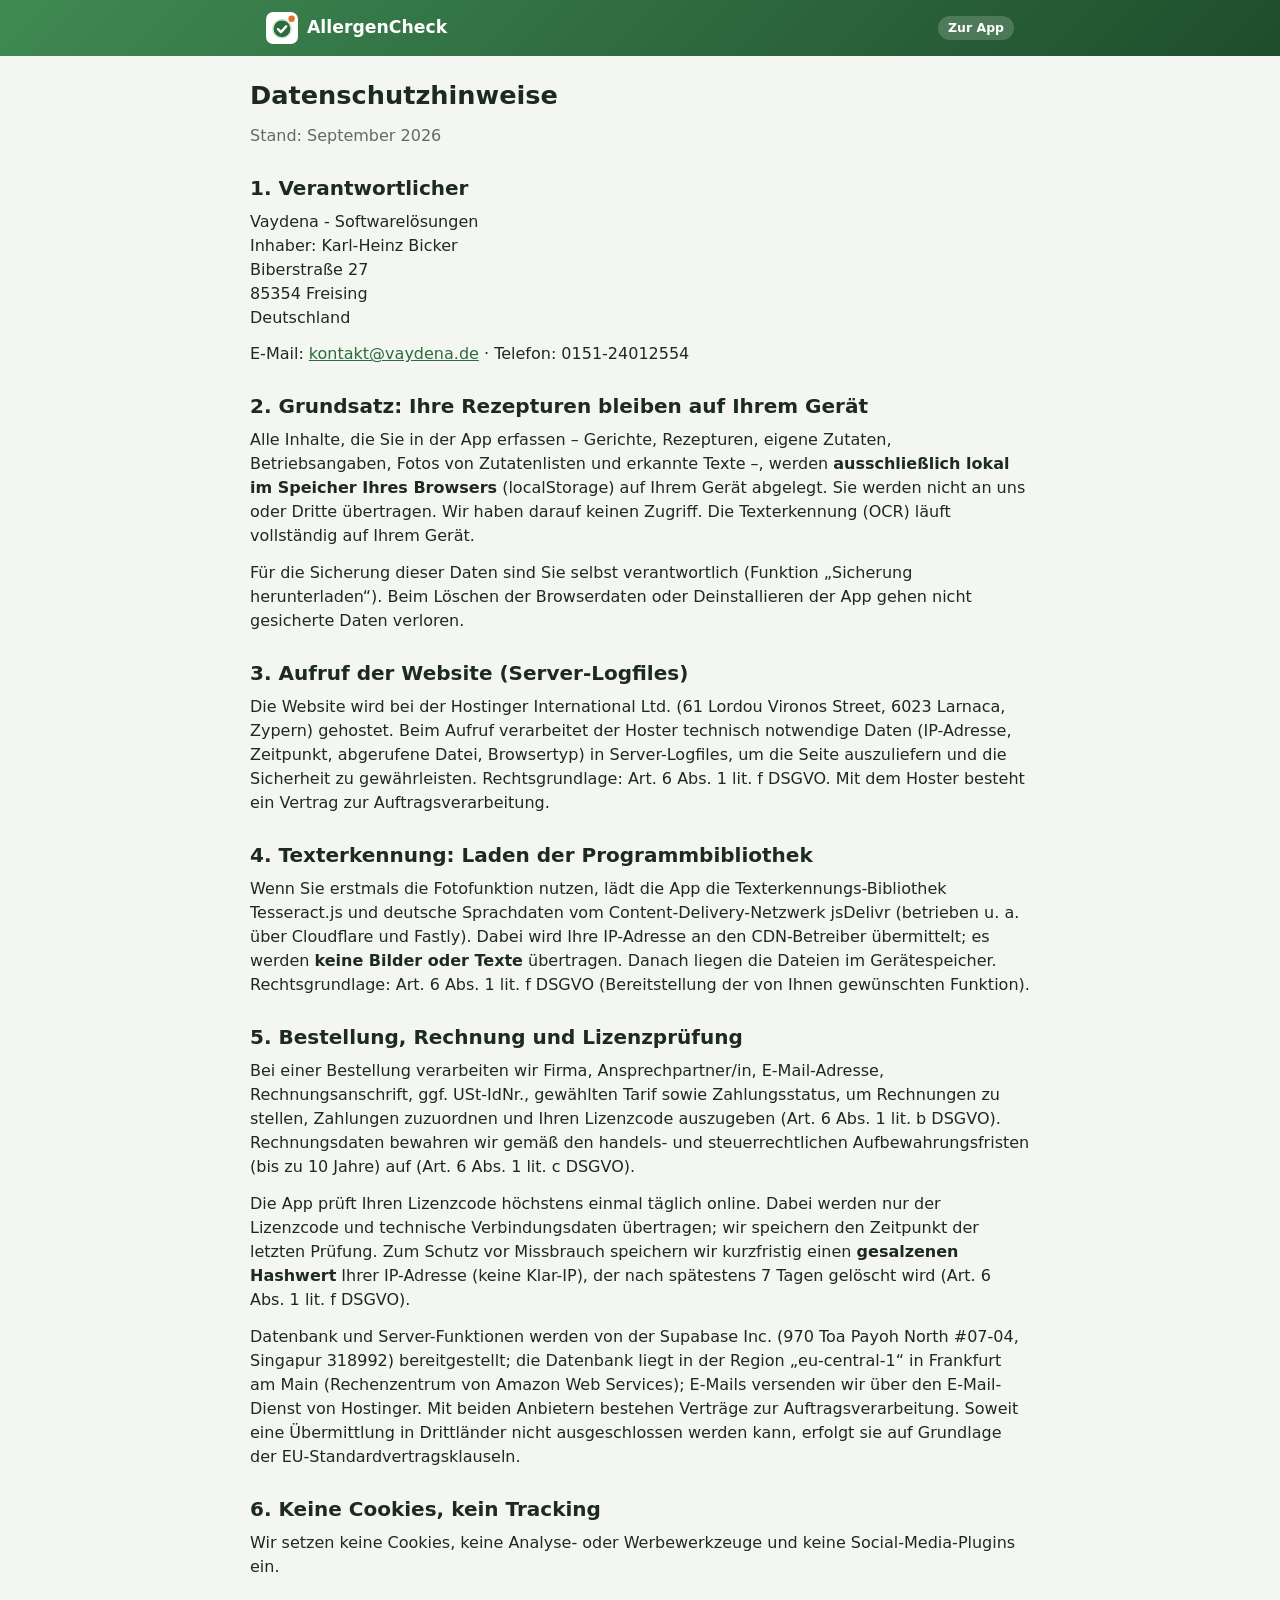
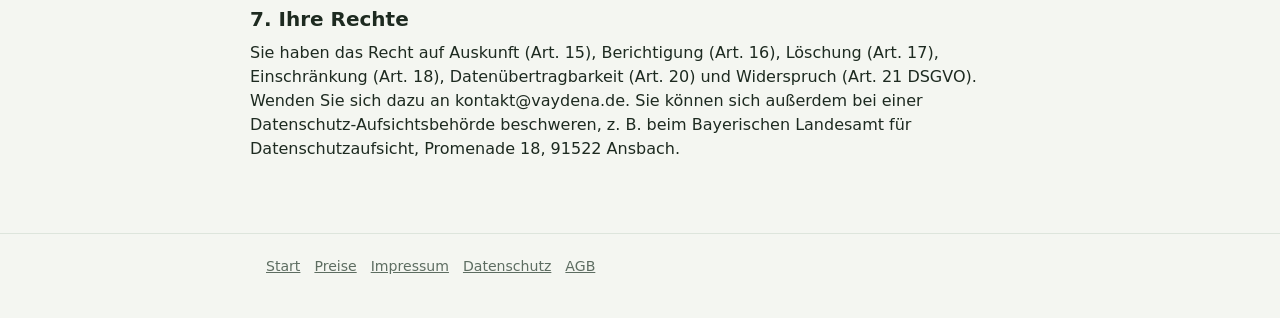
<file: datenschutz.html>
<!doctype html>
<html lang="de">
<head>
<meta charset="utf-8">
<meta name="viewport" content="width=device-width,initial-scale=1,viewport-fit=cover">
<meta name="theme-color" content="#2d6a3e">
<title>Datenschutz – AllergenCheck</title>
<meta name="robots" content="index, follow">
<link rel="icon" href="assets/icons/favicon-32.png" sizes="32x32">
<link rel="apple-touch-icon" href="assets/icons/apple-touch-icon.png">
<link rel="stylesheet" href="assets/ac.css">
</head>
<body class="site">
<header class="topbar"><div class="wrap">
  <a class="brand" href="index.html"><svg viewBox="0 0 40 40" aria-hidden="true"><rect width="40" height="40" rx="9" fill="#fff"/><circle cx="20" cy="21" r="12.5" fill="#cfe9d5"/><circle cx="20" cy="21" r="10.5" fill="#2d6a3e"/><path d="M15 21.5l3.6 3.6 6.6-7.2" fill="none" stroke="#fff" stroke-width="3" stroke-linecap="round" stroke-linejoin="round"/><circle cx="32" cy="8.5" r="4" fill="#e0712b"/></svg><span>AllergenCheck</span></a>
  <span class="sp"></span><a class="pill" href="app.html" style="text-decoration:none">Zur App</a>
</div></header>
<main class="wrap legal">
<h1>Datenschutzhinweise</h1>
<p class="muted">Stand: September 2026</p>
<h2>1. Verantwortlicher</h2>
<p>Vaydena - Softwarelösungen<br>Inhaber: Karl-Heinz Bicker<br>Biberstraße 27<br>85354 Freising<br>Deutschland</p><p>E-Mail: <a href="mailto:kontakt@vaydena.de">kontakt@vaydena.de</a> · Telefon: 0151-24012554</p>
<h2>2. Grundsatz: Ihre Rezepturen bleiben auf Ihrem Gerät</h2>
<p>Alle Inhalte, die Sie in der App erfassen – Gerichte, Rezepturen, eigene Zutaten, Betriebsangaben, Fotos von Zutatenlisten und erkannte Texte –, werden <b>ausschließlich lokal im Speicher Ihres Browsers</b> (localStorage) auf Ihrem Gerät abgelegt. Sie werden nicht an uns oder Dritte übertragen. Wir haben darauf keinen Zugriff. Die Texterkennung (OCR) läuft vollständig auf Ihrem Gerät.</p>
<p>Für die Sicherung dieser Daten sind Sie selbst verantwortlich (Funktion „Sicherung herunterladen“). Beim Löschen der Browserdaten oder Deinstallieren der App gehen nicht gesicherte Daten verloren.</p>
<h2>3. Aufruf der Website (Server-Logfiles)</h2>
<p>Die Website wird bei der Hostinger International Ltd. (61 Lordou Vironos Street, 6023 Larnaca, Zypern) gehostet. Beim Aufruf verarbeitet der Hoster technisch notwendige Daten (IP-Adresse, Zeitpunkt, abgerufene Datei, Browsertyp) in Server-Logfiles, um die Seite auszuliefern und die Sicherheit zu gewährleisten. Rechtsgrundlage: Art. 6 Abs. 1 lit. f DSGVO. Mit dem Hoster besteht ein Vertrag zur Auftragsverarbeitung.</p>
<h2>4. Texterkennung: Laden der Programmbibliothek</h2>
<p>Wenn Sie erstmals die Fotofunktion nutzen, lädt die App die Texterkennungs-Bibliothek Tesseract.js und deutsche Sprachdaten vom Content-Delivery-Netzwerk jsDelivr (betrieben u. a. über Cloudflare und Fastly). Dabei wird Ihre IP-Adresse an den CDN-Betreiber übermittelt; es werden <b>keine Bilder oder Texte</b> übertragen. Danach liegen die Dateien im Gerätespeicher. Rechtsgrundlage: Art. 6 Abs. 1 lit. f DSGVO (Bereitstellung der von Ihnen gewünschten Funktion).</p>
<h2>5. Bestellung, Rechnung und Lizenzprüfung</h2>
<p>Bei einer Bestellung verarbeiten wir Firma, Ansprechpartner/in, E-Mail-Adresse, Rechnungsanschrift, ggf. USt-IdNr., gewählten Tarif sowie Zahlungsstatus, um Rechnungen zu stellen, Zahlungen zuzuordnen und Ihren Lizenzcode auszugeben (Art. 6 Abs. 1 lit. b DSGVO). Rechnungsdaten bewahren wir gemäß den handels- und steuerrechtlichen Aufbewahrungsfristen (bis zu 10 Jahre) auf (Art. 6 Abs. 1 lit. c DSGVO).</p>
<p>Die App prüft Ihren Lizenzcode höchstens einmal täglich online. Dabei werden nur der Lizenzcode und technische Verbindungsdaten übertragen; wir speichern den Zeitpunkt der letzten Prüfung. Zum Schutz vor Missbrauch speichern wir kurzfristig einen <b>gesalzenen Hashwert</b> Ihrer IP-Adresse (keine Klar-IP), der nach spätestens 7 Tagen gelöscht wird (Art. 6 Abs. 1 lit. f DSGVO).</p>
<p>Datenbank und Server-Funktionen werden von der Supabase Inc. (970 Toa Payoh North #07-04, Singapur 318992) bereitgestellt; die Datenbank liegt in der Region „eu-central-1“ in Frankfurt am Main (Rechenzentrum von Amazon Web Services); E-Mails versenden wir über den E-Mail-Dienst von Hostinger. Mit beiden Anbietern bestehen Verträge zur Auftragsverarbeitung. Soweit eine Übermittlung in Drittländer nicht ausgeschlossen werden kann, erfolgt sie auf Grundlage der EU-Standardvertragsklauseln.</p>
<h2>6. Keine Cookies, kein Tracking</h2>
<p>Wir setzen keine Cookies, keine Analyse- oder Werbewerkzeuge und keine Social-Media-Plugins ein.</p>
<h2>7. Ihre Rechte</h2>
<p>Sie haben das Recht auf Auskunft (Art. 15), Berichtigung (Art. 16), Löschung (Art. 17), Einschränkung (Art. 18), Datenübertragbarkeit (Art. 20) und Widerspruch (Art. 21 DSGVO). Wenden Sie sich dazu an kontakt@vaydena.de. Sie können sich außerdem bei einer Datenschutz-Aufsichtsbehörde beschweren, z. B. beim Bayerischen Landesamt für Datenschutzaufsicht, Promenade 18, 91522 Ansbach.</p>
</main>
<footer class="foot"><div class="wrap"><a href="index.html">Start</a><a href="kaufen.html">Preise</a><a href="impressum.html">Impressum</a><a href="datenschutz.html">Datenschutz</a><a href="agb.html">AGB</a></div></footer>
</body>
</html>
</file>
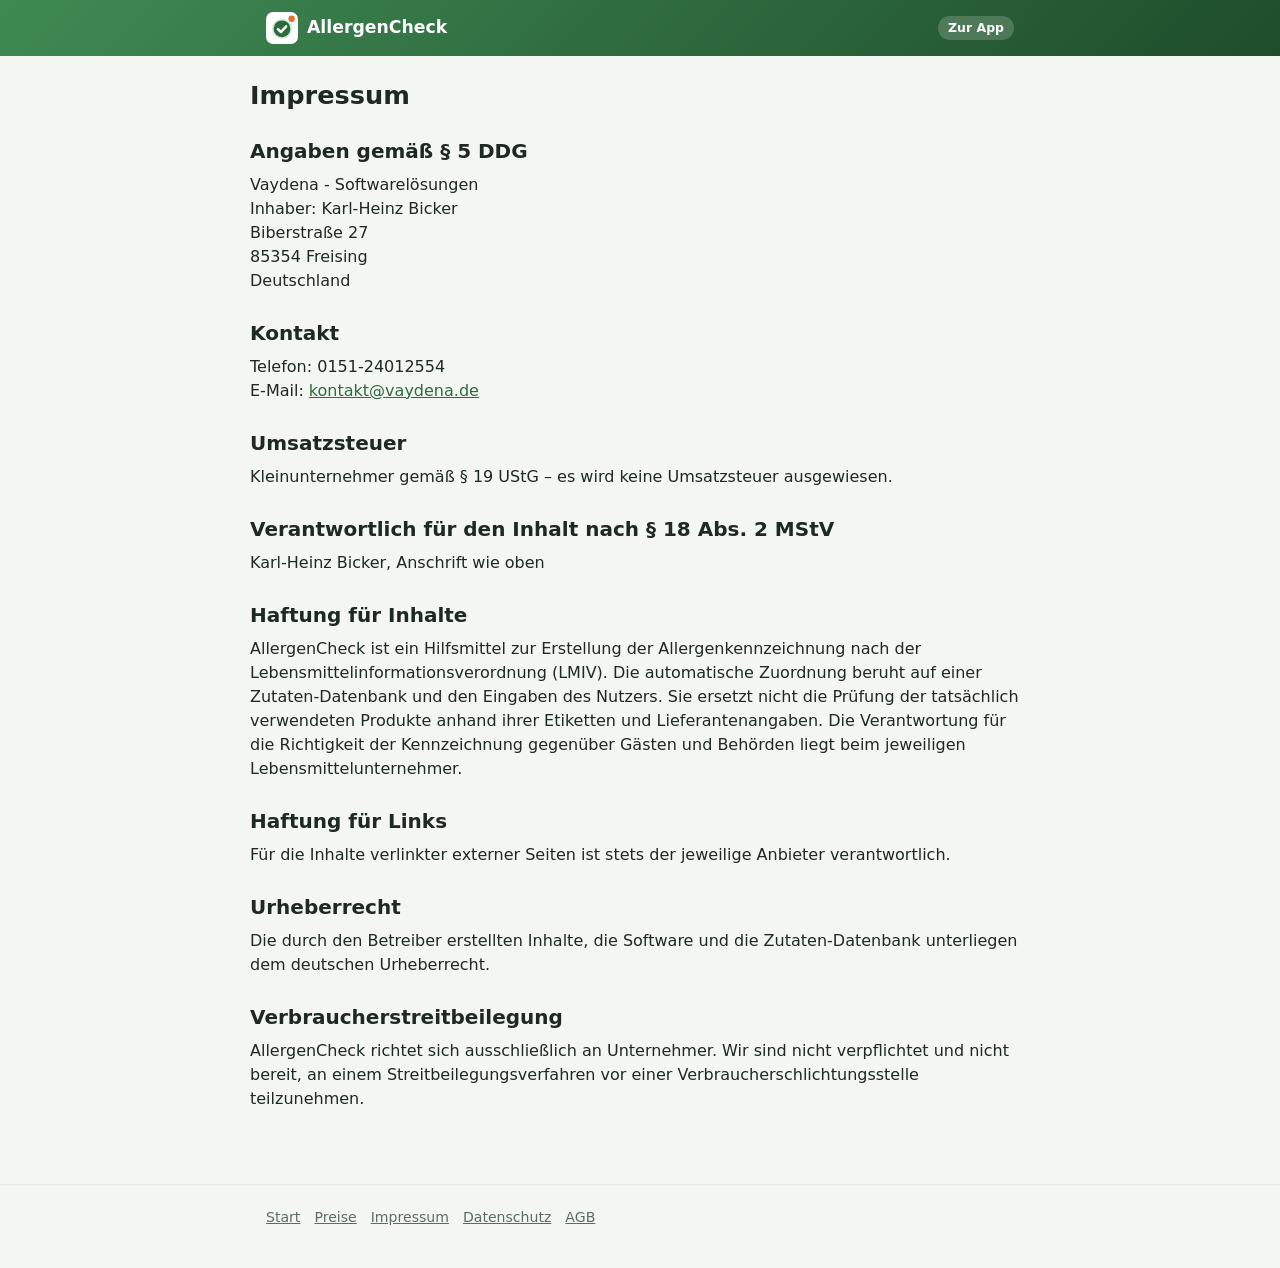
<file: impressum.html>
<!doctype html>
<html lang="de">
<head>
<meta charset="utf-8">
<meta name="viewport" content="width=device-width,initial-scale=1,viewport-fit=cover">
<meta name="theme-color" content="#2d6a3e">
<title>Impressum – AllergenCheck</title>
<meta name="robots" content="index, follow">
<link rel="icon" href="assets/icons/favicon-32.png" sizes="32x32">
<link rel="apple-touch-icon" href="assets/icons/apple-touch-icon.png">
<link rel="stylesheet" href="assets/ac.css">
</head>
<body class="site">
<header class="topbar"><div class="wrap">
  <a class="brand" href="index.html"><svg viewBox="0 0 40 40" aria-hidden="true"><rect width="40" height="40" rx="9" fill="#fff"/><circle cx="20" cy="21" r="12.5" fill="#cfe9d5"/><circle cx="20" cy="21" r="10.5" fill="#2d6a3e"/><path d="M15 21.5l3.6 3.6 6.6-7.2" fill="none" stroke="#fff" stroke-width="3" stroke-linecap="round" stroke-linejoin="round"/><circle cx="32" cy="8.5" r="4" fill="#e0712b"/></svg><span>AllergenCheck</span></a>
  <span class="sp"></span><a class="pill" href="app.html" style="text-decoration:none">Zur App</a>
</div></header>
<main class="wrap legal">
<h1>Impressum</h1>
<h2>Angaben gemäß § 5 DDG</h2>
<p>Vaydena - Softwarelösungen<br>Inhaber: Karl-Heinz Bicker<br>Biberstraße 27<br>85354 Freising<br>Deutschland</p>
<h2>Kontakt</h2>
<p>Telefon: 0151-24012554<br>E-Mail: <a href="mailto:kontakt@vaydena.de">kontakt@vaydena.de</a></p>
<h2>Umsatzsteuer</h2>
<p>Kleinunternehmer gemäß § 19 UStG – es wird keine Umsatzsteuer ausgewiesen.</p>
<h2>Verantwortlich für den Inhalt nach § 18 Abs. 2 MStV</h2>
<p>Karl-Heinz Bicker, Anschrift wie oben</p>
<h2>Haftung für Inhalte</h2>
<p>AllergenCheck ist ein Hilfsmittel zur Erstellung der Allergenkennzeichnung nach der Lebensmittelinformationsverordnung (LMIV). Die automatische Zuordnung beruht auf einer Zutaten-Datenbank und den Eingaben des Nutzers. Sie ersetzt nicht die Prüfung der tatsächlich verwendeten Produkte anhand ihrer Etiketten und Lieferantenangaben. Die Verantwortung für die Richtigkeit der Kennzeichnung gegenüber Gästen und Behörden liegt beim jeweiligen Lebensmittelunternehmer.</p>
<h2>Haftung für Links</h2>
<p>Für die Inhalte verlinkter externer Seiten ist stets der jeweilige Anbieter verantwortlich.</p>
<h2>Urheberrecht</h2>
<p>Die durch den Betreiber erstellten Inhalte, die Software und die Zutaten-Datenbank unterliegen dem deutschen Urheberrecht.</p>
<h2>Verbraucherstreitbeilegung</h2>
<p>AllergenCheck richtet sich ausschließlich an Unternehmer. Wir sind nicht verpflichtet und nicht bereit, an einem Streitbeilegungsverfahren vor einer Verbraucherschlichtungsstelle teilzunehmen.</p>
</main>
<footer class="foot"><div class="wrap"><a href="index.html">Start</a><a href="kaufen.html">Preise</a><a href="impressum.html">Impressum</a><a href="datenschutz.html">Datenschutz</a><a href="agb.html">AGB</a></div></footer>
</body>
</html>
</file>
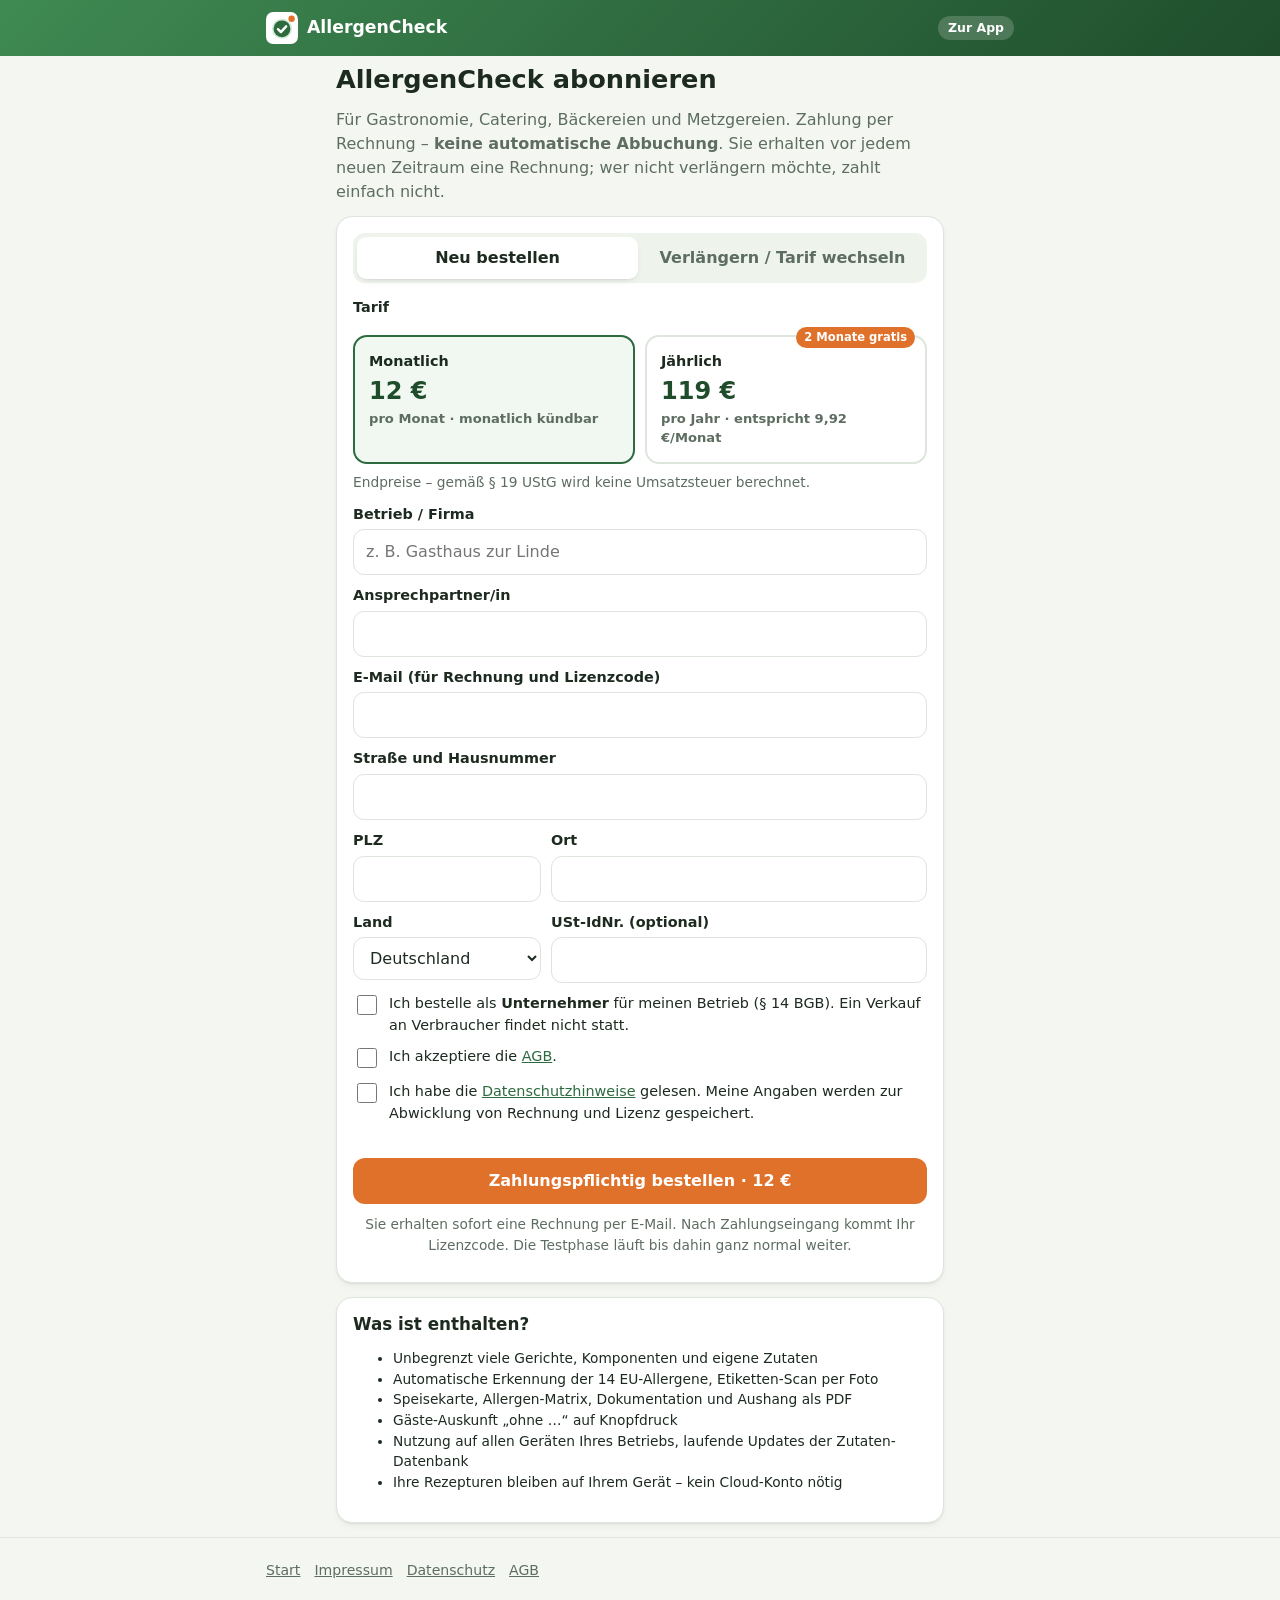
<file: kaufen.html>
<!doctype html>
<html lang="de">
<head>
<meta charset="utf-8">
<meta name="viewport" content="width=device-width,initial-scale=1,viewport-fit=cover">
<meta name="theme-color" content="#2d6a3e">
<meta name="robots" content="index, follow">
<link rel="canonical" href="https://allergencheck.vaydena.de/kaufen.html">
<title>AllergenCheck abonnieren – 12 € im Monat oder 119 € im Jahr</title>
<meta name="description" content="AllergenCheck für Ihren Betrieb: 12 € im Monat oder 119 € im Jahr. Zahlung per Rechnung, keine automatische Abbuchung, monatlich kündbar.">
<link rel="icon" href="assets/icons/favicon-32.png" sizes="32x32">
<link rel="apple-touch-icon" href="assets/icons/apple-touch-icon.png">
<link rel="stylesheet" href="assets/ac.css">
<style>
  .plans{display:grid;grid-template-columns:1fr 1fr;gap:10px;margin:6px 0 4px}
  .plan{border:2px solid var(--line);border-radius:14px;padding:14px;cursor:pointer;background:var(--card);position:relative}
  .plan input{position:absolute;opacity:0}
  .plan.on{border-color:var(--green);background:#f1f8f2}
  .plan .n{font-weight:700}
  .plan .p{font-size:1.5rem;font-weight:800;color:var(--green-d)}
  .plan .s{font-size:.82rem;color:var(--muted)}
  .plan .badge{position:absolute;top:-10px;right:10px;background:var(--orange);color:#fff;font-size:.72rem;font-weight:700;border-radius:99px;padding:2px 8px}
  .seg{display:flex;background:var(--soft);border-radius:12px;padding:4px;gap:4px;margin-bottom:14px}
  .seg button{flex:1;border:0;background:none;font:inherit;font-weight:650;padding:9px;border-radius:9px;cursor:pointer;color:var(--muted)}
  .seg button.on{background:var(--card);color:var(--ink);box-shadow:var(--e1)}
  .grid2{display:grid;grid-template-columns:1fr 2fr;gap:10px}
  .hp{position:absolute;left:-9999px;width:1px;height:1px;overflow:hidden}
  .err{color:var(--bad);font-size:.9rem;min-height:1.2em;margin-top:8px}
</style>
</head>
<body class="site">
<header class="topbar"><div class="wrap">
  <a class="brand" href="index.html"><svg viewBox="0 0 40 40" aria-hidden="true"><rect width="40" height="40" rx="9" fill="#fff"/><circle cx="20" cy="21" r="12.5" fill="#cfe9d5"/><circle cx="20" cy="21" r="10.5" fill="#2d6a3e"/><path d="M15 21.5l3.6 3.6 6.6-7.2" fill="none" stroke="#fff" stroke-width="3" stroke-linecap="round" stroke-linejoin="round"/><circle cx="32" cy="8.5" r="4" fill="#e0712b"/></svg><span>AllergenCheck</span></a>
  <span class="sp"></span><a class="pill" href="app.html" style="text-decoration:none">Zur App</a>
</div></header>

<main class="wrap" style="max-width:640px">
  <h1 style="margin-top:8px">AllergenCheck abonnieren</h1>
  <p class="muted">Für Gastronomie, Catering, Bäckereien und Metzgereien. Zahlung per Rechnung – <b>keine automatische Abbuchung</b>. Sie erhalten vor jedem neuen Zeitraum eine Rechnung; wer nicht verlängern möchte, zahlt einfach nicht.</p>

  <div class="card" id="formCard">
    <div class="seg" role="tablist">
      <button type="button" class="on" data-mode="new" role="tab">Neu bestellen</button>
      <button type="button" data-mode="renew" role="tab">Verlängern / Tarif wechseln</button>
    </div>
    <form id="f" novalidate>
      <label>Tarif</label>
      <div class="plans">
        <label class="plan on"><input type="radio" name="plan" value="month" checked><div class="n">Monatlich</div><div class="p">12 €</div><div class="s">pro Monat · monatlich kündbar</div></label>
        <label class="plan"><span class="badge">2 Monate gratis</span><input type="radio" name="plan" value="year"><div class="n">Jährlich</div><div class="p">119 €</div><div class="s">pro Jahr · entspricht 9,92 €/Monat</div></label>
      </div>
      <p class="small muted">Endpreise – gemäß § 19 UStG wird keine Umsatzsteuer berechnet.</p>

      <div id="renewBox" hidden>
        <label for="token">Ihr Lizenzcode</label>
        <input type="text" id="token" autocomplete="off" spellcheck="false" placeholder="AC-XXXXX-XXXXX-XXXXX">
        <p class="small muted">Die Rechnung für den nächsten Zeitraum geht an die hinterlegte E-Mail-Adresse. Der neue Zeitraum schließt direkt an den laufenden an.</p>
      </div>

      <div id="newBox">
        <label for="company">Betrieb / Firma</label><input type="text" id="company" maxlength="160" autocomplete="organization" placeholder="z. B. Gasthaus zur Linde">
        <label for="name">Ansprechpartner/in</label><input type="text" id="name" maxlength="120" autocomplete="name">
        <label for="email">E-Mail (für Rechnung und Lizenzcode)</label><input type="email" id="email" maxlength="160" autocomplete="email" inputmode="email">
        <label for="street">Straße und Hausnummer</label><input type="text" id="street" maxlength="160" autocomplete="address-line1">
        <div class="grid2">
          <div><label for="zip">PLZ</label><input type="text" id="zip" maxlength="20" autocomplete="postal-code" inputmode="numeric"></div>
          <div><label for="city">Ort</label><input type="text" id="city" maxlength="120" autocomplete="address-level2"></div>
        </div>
        <div class="grid2">
          <div><label for="country">Land</label><select id="country"><option>Deutschland</option><option>Österreich</option><option>Schweiz</option><option>Luxemburg</option><option>Italien (Südtirol)</option></select></div>
          <div><label for="vat">USt-IdNr. (optional)</label><input type="text" id="vat" maxlength="30"></div>
        </div>
        <label class="check"><input type="checkbox" id="b2b"> <span>Ich bestelle als <b>Unternehmer</b> für meinen Betrieb (§ 14 BGB). Ein Verkauf an Verbraucher findet nicht statt.</span></label>
        <label class="check"><input type="checkbox" id="agb"> <span>Ich akzeptiere die <a href="agb.html" target="_blank">AGB</a>.</span></label>
        <label class="check"><input type="checkbox" id="privacy"> <span>Ich habe die <a href="datenschutz.html" target="_blank">Datenschutzhinweise</a> gelesen. Meine Angaben werden zur Abwicklung von Rechnung und Lizenz gespeichert.</span></label>
      </div>
      <div class="hp" aria-hidden="true"><label>Bitte frei lassen<input type="text" id="hp" tabindex="-1" autocomplete="off"></label></div>
      <div class="err" id="err" role="alert"></div>
      <button class="btn block acc" id="go" type="submit" style="margin-top:6px">Zahlungspflichtig bestellen · 12 €</button>
      <p class="small muted center" style="margin-top:10px">Sie erhalten sofort eine Rechnung per E-Mail. Nach Zahlungseingang kommt Ihr Lizenzcode. Die Testphase läuft bis dahin ganz normal weiter.</p>
    </form>
  </div>

  <div class="card" id="doneCard" hidden>
    <h2>Vielen Dank!</h2>
    <p id="doneText"></p>
    <p><a class="btn" id="payLink" href="#">Rechnung ansehen &amp; bezahlen</a></p>
    <p class="small muted">Keine E-Mail erhalten? Bitte Spam-Ordner prüfen oder an <a href="mailto:kontakt@vaydena.de">kontakt@vaydena.de</a> schreiben.</p>
  </div>

  <div class="card">
    <h3>Was ist enthalten?</h3>
    <ul class="small">
      <li>Unbegrenzt viele Gerichte, Komponenten und eigene Zutaten</li>
      <li>Automatische Erkennung der 14 EU-Allergene, Etiketten-Scan per Foto</li>
      <li>Speisekarte, Allergen-Matrix, Dokumentation und Aushang als PDF</li>
      <li>Gäste-Auskunft „ohne …“ auf Knopfdruck</li>
      <li>Nutzung auf allen Geräten Ihres Betriebs, laufende Updates der Zutaten-Datenbank</li>
      <li>Ihre Rezepturen bleiben auf Ihrem Gerät – kein Cloud-Konto nötig</li>
    </ul>
  </div>
</main>
<footer class="foot"><div class="wrap"><a href="index.html">Start</a><a href="impressum.html">Impressum</a><a href="datenschutz.html">Datenschutz</a><a href="agb.html">AGB</a></div></footer>

<script>
(function () {
  "use strict";
  var CFG = { fn: "https://xeuexovdipdiiuzjpzkj.supabase.co/functions/v1", key: "sb_publishable_3dLuQ2PfEsjavJyl0fmkaA_DXB8ZS6f" };
  var T0 = Date.now(), mode = "new", d = document;
  function $(id) { return d.getElementById(id); }
  function v(id) { return ($(id).value || "").trim(); }
  function plan() { return d.querySelector('input[name=plan]:checked').value; }
  function label() { $("go").textContent = (mode === "renew" ? "Verlängerung anfordern · " : "Zahlungspflichtig bestellen · ") + (plan() === "year" ? "119\u00a0€" : "12\u00a0€"); }
  d.querySelectorAll(".plan input").forEach(function (r) {
    r.addEventListener("change", function () { d.querySelectorAll(".plan").forEach(function (p) { p.classList.toggle("on", p.querySelector("input").checked); }); label(); });
  });
  d.querySelectorAll(".seg button").forEach(function (b) {
    b.addEventListener("click", function () {
      mode = b.getAttribute("data-mode");
      d.querySelectorAll(".seg button").forEach(function (x) { x.classList.toggle("on", x === b); });
      $("renewBox").hidden = mode !== "renew"; $("newBox").hidden = mode === "renew"; $("err").textContent = ""; label();
    });
  });
  try {
    var u = new URL(location.href);
    if (u.searchParams.get("plan") === "year") { d.querySelector('input[value=year]').checked = true; d.querySelector('input[value=year]').dispatchEvent(new Event("change")); }
    var lic = JSON.parse(localStorage.getItem("ac.lic.v1") || "null");
    if (lic && lic.token) { $("token").value = lic.token; d.querySelector('[data-mode=renew]').click(); }
  } catch (e) {}
  var ERR = {
    bad_company: "Bitte den Namen des Betriebs angeben.", bad_name: "Bitte eine/n Ansprechpartner/in angeben.", bad_email: "Bitte eine gültige E-Mail-Adresse angeben.",
    bad_address: "Bitte die vollständige Rechnungsanschrift angeben.", b2b_required: "AllergenCheck wird ausschließlich an Unternehmer verkauft – bitte bestätigen.",
    agb_required: "Bitte die AGB akzeptieren.", consent_required: "Bitte die Datenschutzhinweise bestätigen.", too_fast: "Bitte das Formular in Ruhe ausfüllen und erneut absenden.",
    rate_limited: "Zu viele Bestellungen in kurzer Zeit. Bitte später erneut versuchen oder an kontakt@vaydena.de schreiben.", bad_input: "Bitte keine Web-Adressen in die Felder eintragen.",
    unknown_token: "Dieser Lizenzcode ist uns nicht bekannt. Bitte Eingabe prüfen.", revoked: "Dieser Lizenzcode ist gesperrt. Bitte an kontakt@vaydena.de wenden."
  };
  $("f").addEventListener("submit", function (e) {
    e.preventDefault();
    var err = $("err"); err.textContent = "";
    var body = { plan: plan(), hp: v("hp"), elapsed_ms: Date.now() - T0 };
    if (mode === "renew") {
      body.token = v("token").toUpperCase();
      if (!/^AC-?[A-Z0-9]{5}-?[A-Z0-9]{5}-?[A-Z0-9]{5}$/.test(body.token)) { err.textContent = "Bitte den Lizenzcode im Format AC-XXXXX-XXXXX-XXXXX eingeben."; return; }
    } else {
      body.company = v("company"); body.name = v("name"); body.email = v("email"); body.street = v("street"); body.zip = v("zip"); body.city = v("city");
      body.country = v("country"); body.vat_id = v("vat"); body.b2b = $("b2b").checked; body.agb = $("agb").checked; body.privacy = $("privacy").checked;
      if (body.company.length < 2) { err.textContent = ERR.bad_company; return; }
      if (body.name.length < 2) { err.textContent = ERR.bad_name; return; }
      if (!/^[^\s@]+@[^\s@]+\.[^\s@]+$/.test(body.email)) { err.textContent = ERR.bad_email; return; }
      if (body.street.length < 3 || body.zip.length < 4 || body.city.length < 2) { err.textContent = ERR.bad_address; return; }
      if (!body.b2b) { err.textContent = ERR.b2b_required; return; }
      if (!body.agb) { err.textContent = ERR.agb_required; return; }
      if (!body.privacy) { err.textContent = ERR.consent_required; return; }
    }
    var btn = $("go"); btn.disabled = true; btn.textContent = "Wird gesendet …";
    fetch(CFG.fn + "/ac-order", { method: "POST", headers: { "Content-Type": "application/json", apikey: CFG.key, Authorization: "Bearer " + CFG.key }, body: JSON.stringify(body) })
      .then(function (r) { return r.json(); })
      .then(function (j) {
        if (j && j.ok) {
          $("formCard").hidden = true; $("doneCard").hidden = false;
          if (j.pay_link) $("payLink").href = j.pay_link; else $("payLink").hidden = true;
          $("doneText").textContent = j.spam ? "Ihre Anfrage ist eingegangen." : j.existing
            ? "Für Ihren Zugang gibt es bereits eine offene Rechnung (" + j.number + "). Sie können sie hier direkt aufrufen."
            : "Ihre Rechnung " + j.number + " ist unterwegs" + (j.emailed === false ? " (die E-Mail konnte gerade nicht versendet werden – den Link unten bitte speichern)" : " an Ihre E-Mail-Adresse") + ". " + (mode === "renew" ? "Nach Zahlungseingang verlängert sich Ihr Zugang automatisch." : "Nach Zahlungseingang erhalten Sie Ihren Lizenzcode.");
          window.scrollTo(0, 0);
          return;
        }
        err.textContent = ERR[j && j.error] || "Das hat leider nicht geklappt. Bitte später erneut versuchen oder an kontakt@vaydena.de schreiben.";
      })
      .catch(function () { err.textContent = "Keine Verbindung zum Server. Bitte Internetverbindung prüfen."; })
      .then(function () { btn.disabled = false; label(); });
  });
  label();
})();
</script>
</body>
</html>
</file>
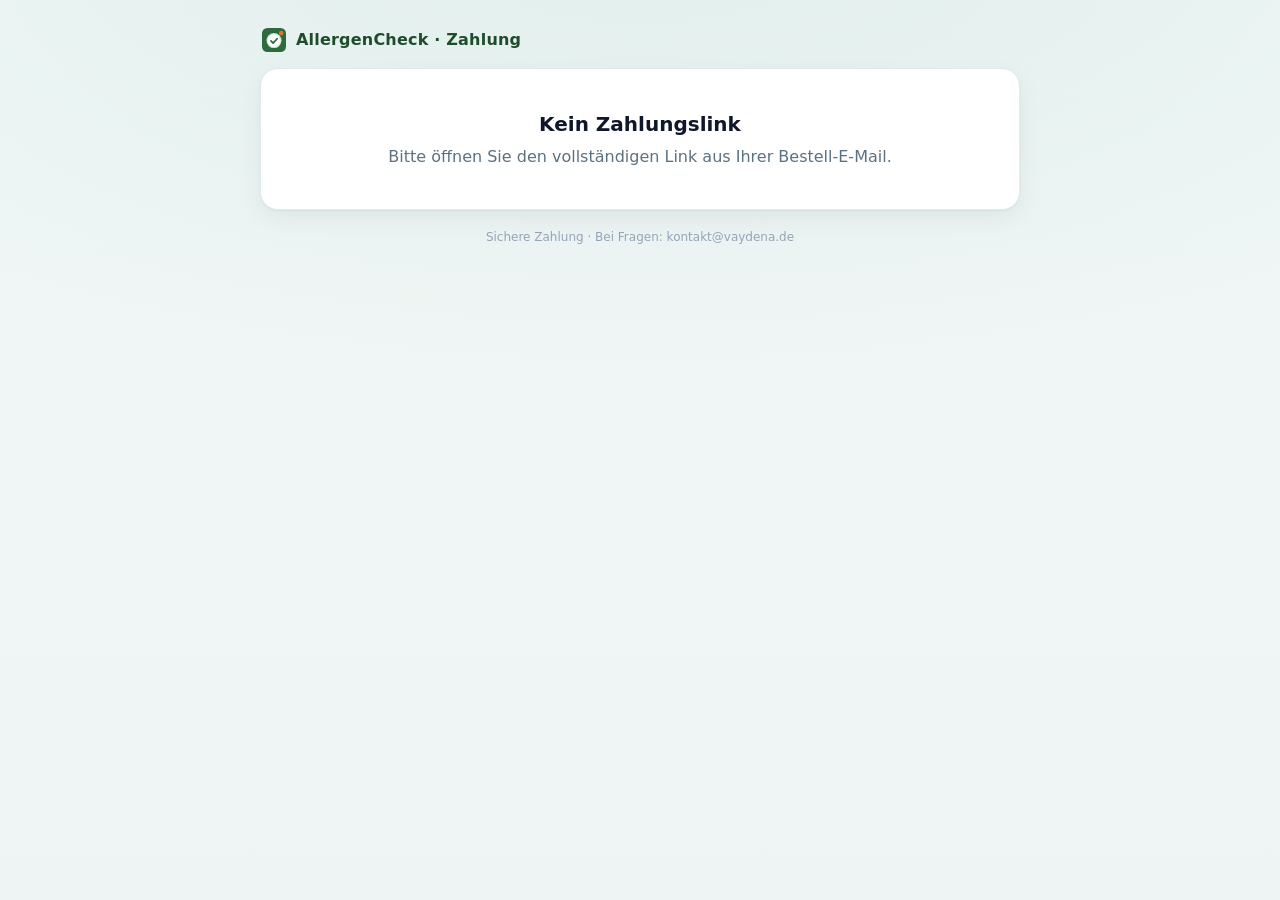
<file: zahlung.html>
<!doctype html>
<html lang="de">
<head>
<meta charset="utf-8">
<meta name="viewport" content="width=device-width, initial-scale=1, viewport-fit=cover">
<meta name="theme-color" content="#2d6a3e">
<meta name="robots" content="noindex, nofollow">
<title>Zahlung – AllergenCheck</title>
<style>
  :root{
    --bg:#eef4f3; --card:#ffffff; --ink:#0f172a; --muted:#5c7180; --faint:#94a3b8;
    --line:#e2e8f0; --brand:#2d6a3e; --brand-ink:#1f4d2c; --brand-050:#e8f4e8;
    --ok:#0f9d58; --ok-bg:#e9f7ef; --danger:#b42318; --danger-bg:#fef2f2;
    --shadow:0 1px 2px rgba(15,23,42,.04),0 8px 24px rgba(15,23,42,.06);
  }
  *{box-sizing:border-box}
  html,body{margin:0}
  body{
    font-family:system-ui,-apple-system,"Segoe UI",Roboto,Helvetica,Arial,sans-serif;
    color:var(--ink); background:
      radial-gradient(1200px 500px at 50% -10%, rgba(0,105,92,.07), transparent),
      linear-gradient(180deg,#f1f8f7,var(--bg));
    background-color:var(--bg);
    min-height:100vh; padding:24px 16px 48px; line-height:1.5; -webkit-font-smoothing:antialiased;
  }
  .wrap{max-width:760px; margin:0 auto}
  .top{display:flex; align-items:center; gap:10px; color:var(--brand-ink); font-weight:700; letter-spacing:.2px; padding:4px 2px 16px}
  .top svg{width:24px;height:24px}
  .card{background:var(--card); border:1px solid var(--line); border-radius:18px; box-shadow:var(--shadow); overflow:hidden}
  .card-h{display:flex; align-items:center; justify-content:space-between; gap:12px; padding:16px 20px; border-bottom:1px solid var(--line)}
  .card-h .lbl{font-size:12px; font-weight:700; letter-spacing:.12em; color:var(--faint); text-transform:uppercase}
  .card-h .pm{font-weight:700; color:var(--brand-ink); font-size:14px}
  .body{padding:20px}
  .muted{color:var(--muted)} .faint{color:var(--faint)}
  .inv-no{font-size:13px; color:var(--muted); font-weight:600}
  .amount{font-size:34px; font-weight:800; letter-spacing:-.5px; margin:2px 0}
  .meta{display:flex; flex-wrap:wrap; gap:6px 22px; font-size:13px; color:var(--muted); margin-bottom:4px}
  .meta b{color:var(--ink); font-weight:600}
  .split{display:flex; gap:20px; align-items:flex-start; margin-top:16px}
  .split .left{flex:1 1 auto; min-width:0}
  .rows{border:1px solid var(--line); border-radius:12px; overflow:hidden}
  .row{display:flex; align-items:center; justify-content:space-between; gap:10px; padding:10px 12px; border-top:1px solid var(--line)}
  .row:first-child{border-top:0}
  .row .k{font-size:11px; color:var(--faint); text-transform:uppercase; letter-spacing:.06em}
  .row .v{font-family:ui-monospace,SFMono-Regular,Menlo,Consolas,monospace; font-size:14px; color:var(--ink); word-break:break-word}
  .cp{flex:0 0 auto; border:1px solid var(--line); background:#fff; color:var(--muted); border-radius:8px; padding:6px; cursor:pointer; line-height:0}
  .cp:hover{background:#f8fafc; color:var(--ink)}
  .cp svg{width:15px;height:15px}
  .qr{flex:0 0 auto; text-align:center}
  .qr .box{background:#fff; border:1px solid var(--line); border-radius:12px; padding:10px}
  .qr svg{width:150px;height:150px;display:block}
  .qr .cap{display:block; font-size:11px; color:var(--muted); margin-top:6px}
  .note{margin-top:16px; font-size:13px; color:var(--muted); background:#f8fafc; border:1px solid var(--line); border-radius:10px; padding:11px 13px}
  .banner{border-radius:12px; padding:14px 16px; margin-bottom:16px; font-size:14px; font-weight:600}
  .banner.ok{background:var(--ok-bg); color:#0a7a44; border:1px solid #bfe6cf}
  .center{text-align:center; padding:40px 20px}
  .center h1{font-size:20px; margin:0 0 6px} .center p{color:var(--muted); margin:0}
  .spin{width:34px;height:34px;border:3px solid var(--brand-050);border-top-color:var(--brand);border-radius:50%;
        animation:s .8s linear infinite; margin:0 auto 14px}
  @keyframes s{to{transform:rotate(360deg)}}
  .paid-ico{width:56px;height:56px;margin:0 auto 12px;color:var(--ok)}
  .foot{text-align:center; font-size:12px; color:var(--faint); margin-top:18px}
  .hide{display:none !important}
  .copied{font-size:12px; color:var(--brand-ink); padding:2px 12px 10px}
  @media (max-width:560px){ .split{flex-direction:column} .qr{align-self:center} .amount{font-size:30px} }

  .pdf-actions{margin-top:18px;display:flex;flex-direction:column;gap:6px;align-items:flex-start}
  .btn-pdf{appearance:none;border:1px solid var(--brand);background:var(--brand);color:#fff;font:inherit;font-weight:700;
    font-size:14px;padding:11px 18px;border-radius:10px;cursor:pointer;display:inline-flex;align-items:center;gap:8px}
  .btn-pdf:hover{background:var(--brand-ink)}
  .btn-pdf svg{width:16px;height:16px}
  .pdf-hint{font-size:12px;color:var(--faint)}
  #invoiceDoc{display:none}
  @media print{
    html,body{background:#fff !important}
    body>.wrap{display:none !important}
    #invoiceDoc{display:block}
    @page{size:A4;margin:16mm}
  }
  .idoc{max-width:180mm;margin:0 auto;color:#0f172a;font-size:12.5px;line-height:1.5}
  .idoc .ihead{display:flex;justify-content:space-between;align-items:flex-start;gap:20px;border-bottom:2px solid var(--brand);padding-bottom:14px}
  .idoc .issuer{font-size:12px;color:#334155}
  .idoc .issuer .iname{font-weight:800;color:#0f172a;font-size:14px;margin-bottom:2px}
  .idoc .doctitle{font-size:26px;font-weight:800;letter-spacing:.02em;color:var(--brand-ink)}
  .idoc .addr{display:flex;justify-content:space-between;gap:24px;margin:26px 0 22px}
  .idoc .rec .lbl,.idoc .small{font-size:10.5px;text-transform:uppercase;letter-spacing:.06em;color:#64748b;margin-bottom:4px}
  .idoc .rec .rname{font-weight:700}
  .idoc .imeta{min-width:66mm}
  .idoc .imeta .mrow{display:flex;justify-content:space-between;gap:16px;padding:3px 0;border-bottom:1px solid #eef2f7}
  .idoc .imeta .mrow span{color:#64748b}
  .idoc table.items{width:100%;border-collapse:collapse;margin:8px 0 6px}
  .idoc table.items th{background:#eef6f5;text-align:left;font-size:11px;color:#334155;padding:8px 10px;border-bottom:1px solid #cfe3df}
  .idoc table.items th.r,.idoc table.items td.r{text-align:right}
  .idoc table.items td{padding:9px 10px;border-bottom:1px solid #eef2f7;vertical-align:top}
  .idoc table.items tfoot td{font-weight:800;border-bottom:none;padding-top:12px;font-size:14px}
  .idoc .tax{margin:14px 0 22px;color:#334155}
  .idoc .pay{border:1px solid #cfe3df;border-radius:8px;padding:12px 14px;background:#f8fafc}
  .idoc .pay .prow{margin:2px 0}
  .idoc .pay .paid{margin-top:8px;color:#0a7a44;font-weight:700}
  .idoc .ifoot{margin-top:26px;padding-top:10px;border-top:1px solid #e2e8f0;font-size:10.5px;color:#94a3b8;text-align:center}
</style>
</head>
<body>
<div class="wrap">
  <div class="top">
    <svg viewBox="0 0 40 40" aria-hidden="true"><rect width="40" height="40" rx="9" fill="#2d6a3e"/><circle cx="20" cy="21" r="12.5" fill="#cfe9d5"/><circle cx="20" cy="21" r="10.5" fill="#fff"/><path d="M15 21.5l3.6 3.6 6.6-7.2" fill="none" stroke="#2d6a3e" stroke-width="3" stroke-linecap="round" stroke-linejoin="round"/><circle cx="32" cy="8.5" r="4" fill="#e0712b"/></svg>
    <span>AllergenCheck · Zahlung</span>
  </div>

  <div id="loading" class="card"><div class="center"><div class="spin"></div><p class="muted">Rechnung wird geladen…</p></div></div>

  <div id="gate" class="card hide"><div class="center">
    <h1 id="gate-title">Rechnung nicht gefunden</h1>
    <p id="gate-msg">Bitte öffnen Sie den Link aus Ihrer Bestell-E-Mail vollständig.</p>
  </div></div>

  <div id="main" class="card hide">
    <div class="card-h">
      <span class="lbl">Zahlung</span>
      <span class="pm">Banküberweisung</span>
    </div>
    <div class="body">
      <div id="statusBanner"></div>

      <div id="paidBox" class="hide center">
        <svg class="paid-ico" viewBox="0 0 24 24" fill="none" stroke="currentColor" stroke-width="2" stroke-linecap="round" stroke-linejoin="round"><path d="M22 11.08V12a10 10 0 1 1-5.93-9.14"/><path d="m22 4-10 10.01-3-3"/></svg>
        <h1 style="font-size:20px;margin:0 0 4px">Zahlung erhalten</h1>
        <p class="muted" id="paidText">Vielen Dank. Ihr Lizenzcode wird an Ihre E-Mail-Adresse versandt.</p>
        <div class="pdf-actions" style="align-items:center">
          <button class="btn-pdf" id="pdfBtnPaid" type="button">
            <svg viewBox="0 0 24 24" fill="none" stroke="currentColor" stroke-width="2" stroke-linecap="round" stroke-linejoin="round"><path d="M12 3v12"/><path d="M8 11l4 4 4-4"/><path d="M4 17v2a2 2 0 0 0 2 2h12a2 2 0 0 0 2-2v-2"/></svg>
            Rechnung als PDF speichern
          </button>
          <span class="pdf-hint">Im Druckdialog „Als PDF speichern“ wählen.</span>
        </div>
      </div>

      <div id="openBox" class="hide">
        <div class="inv-no">Rechnung: <span id="invNo">—</span></div>
        <div class="amount" id="amount">—</div>
        <div class="meta">
          <span id="buyerWrap" class="hide">Käufer: <b id="buyer">—</b></span>
          <span>Leistung: <b id="item">AllergenCheck</b></span>
          <span>Zeitraum: <b id="period">—</b></span>
        </div>

        <section id="panel-bank">
          <div class="split">
            <div class="left">
              <div class="rows" id="bankRows"></div>
              <div class="copied hide" id="copied"></div>
            </div>
            <figure class="qr" id="qrFig" style="margin:0">
              <div class="box"><div id="qrSlot"></div></div>
              <span class="cap">Mit Banking-App scannen</span>
            </figure>
          </div>
          <div class="note">Bitte geben Sie den <b>Verwendungszweck</b> vollständig an – so lässt sich Ihre Zahlung eindeutig zuordnen. Nach Zahlungseingang senden wir Ihnen den <b>Lizenzcode</b> bzw. verlängern Ihren Zugang automatisch (i.&nbsp;d.&nbsp;R. innerhalb von 1–2&nbsp;Werktagen). Zahlungsziel: 14&nbsp;Tage.</div>
          <div class="pdf-actions">
            <button class="btn-pdf" id="pdfBtnOpen" type="button">
              <svg viewBox="0 0 24 24" fill="none" stroke="currentColor" stroke-width="2" stroke-linecap="round" stroke-linejoin="round"><path d="M12 3v12"/><path d="M8 11l4 4 4-4"/><path d="M4 17v2a2 2 0 0 0 2 2h12a2 2 0 0 0 2-2v-2"/></svg>
              Rechnung als PDF speichern
            </button>
            <span class="pdf-hint">Im Druckdialog „Als PDF speichern“ wählen – ideal für Ihre Unterlagen.</span>
          </div>
        </section>
      </div>
    </div>
  </div>

  <div class="foot">Sichere Zahlung · Bei Fragen: kontakt@vaydena.de</div>
</div>

<div id="invoiceDoc" aria-hidden="true">
  <div class="idoc">
    <div class="ihead">
      <div class="issuer">
        <div class="iname" id="idoc_iss_name">Vaydena - Softwarelösungen</div>
        <div id="idoc_iss_owner">Karl-Heinz Bicker</div>
        <div id="idoc_iss_addr">Biberstraße 27, 85354 Freising</div>
        <div id="idoc_iss_contact">kontakt@vaydena.de</div>
      </div>
      <div class="doctitle">RECHNUNG</div>
    </div>
    <div class="addr">
      <div class="rec">
        <div class="lbl">Rechnungsempfänger</div>
        <div class="rname" id="idoc_rec_name">—</div>
        <div id="idoc_rec_contact"></div>
        <div id="idoc_rec_street"></div>
        <div id="idoc_rec_city"></div>
        <div id="idoc_rec_country"></div>
        <div id="idoc_rec_vat"></div>
      </div>
      <div class="imeta">
        <div class="mrow"><span>Rechnungsnummer</span><b id="idoc_no">—</b></div>
        <div class="mrow"><span>Rechnungsdatum</span><b id="idoc_date">—</b></div>
      </div>
    </div>
    <table class="items">
      <thead><tr><th>Pos.</th><th>Beschreibung</th><th class="r">Menge</th><th class="r">Einzelpreis</th><th class="r">Betrag</th></tr></thead>
      <tbody>
        <tr>
          <td>1</td>
          <td><span id="idoc_item">AllergenCheck</span><br><small id="idoc_period" style="color:#64748b"></small></td>
          <td class="r" id="idoc_qty">1</td>
          <td class="r" id="idoc_unit">—</td>
          <td class="r" id="idoc_line">—</td>
        </tr>
      </tbody>
      <tfoot><tr><td colspan="4" class="r">Gesamtbetrag</td><td class="r" id="idoc_total">—</td></tr></tfoot>
    </table>
    <p class="tax" id="idoc_tax"></p>
    <div class="pay">
      <div class="small">Zahlbar ohne Abzug per Überweisung auf folgendes Konto:</div>
      <div class="prow">Empfänger: <b id="idoc_bank_holder"></b></div>
      <div class="prow">IBAN: <b id="idoc_bank_iban"></b></div>
      <div class="prow">BIC: <b id="idoc_bank_bic"></b></div>
      <div class="prow">Verwendungszweck: <b id="idoc_ref"></b></div>
      <div class="paid" id="idoc_paid" style="display:none"></div>
    </div>
    <div class="ifoot" id="idoc_foot"></div>
  </div>
</div>

<script>
(function(){
  "use strict";
  var CFG = { fn:"https://xeuexovdipdiiuzjpzkj.supabase.co/functions/v1", key:"sb_publishable_3dLuQ2PfEsjavJyl0fmkaA_DXB8ZS6f" };
  var byId = function(id){ return document.getElementById(id); };
  function show(el){ el.classList.remove("hide"); }
  function hide(el){ el.classList.add("hide"); }
  function euro(n){ return (Number(n)||0).toFixed(2).replace(".",",") + " €"; }
  function esc(s){ return String(s==null?"":s).replace(/[&<>"]/g,function(c){return {"&":"&amp;","<":"&lt;",">":"&gt;","\"":"&quot;"}[c];}); }
  function dmy(s){ if(!s) return ""; var p=String(s).slice(0,10).split("-"); return p.length===3 ? p[2]+"."+p[1]+"."+p[0] : String(s); }

  function post(path, body){
    return fetch(CFG.fn+"/"+path, { method:"POST",
      headers:{ "Content-Type":"application/json", "apikey":CFG.key, "Authorization":"Bearer "+CFG.key },
      body: JSON.stringify(body) });
  }

  var u = new URL(window.location.href);
  var rtoken = (u.searchParams.get("r")||"").trim();

  function gate(title,msg){
    hide(byId("loading")); hide(byId("main"));
    byId("gate-title").textContent = title; byId("gate-msg").textContent = msg; show(byId("gate"));
  }

  var COPY_SVG = '<svg viewBox="0 0 24 24" fill="none" stroke="currentColor" stroke-width="2" stroke-linecap="round" stroke-linejoin="round"><rect x="9" y="9" width="13" height="13" rx="2"/><path d="M5 15H4a2 2 0 0 1-2-2V4a2 2 0 0 1 2-2h9a2 2 0 0 1 2 2v1"/></svg>';

  function renderBankRows(bank, reference){
    var rows = [
      ["Empfänger", bank.holder],
      ["IBAN", bank.iban],
      ["BIC", bank.bic],
      ["Betrag", byId("amount").textContent],
      ["Verwendungszweck", reference]
    ];
    var html = "";
    rows.forEach(function(r){
      html += '<div class="row"><div><div class="k">'+esc(r[0])+'</div><div class="v">'+esc(r[1])+'</div></div>'
           +  '<button class="cp" title="Kopieren" data-copy="'+esc(r[1])+'" data-label="'+esc(r[0])+'">'+COPY_SVG+'</button></div>';
    });
    byId("bankRows").innerHTML = html;
    Array.prototype.forEach.call(document.querySelectorAll(".cp"), function(btn){
      btn.addEventListener("click", function(){
        var val = btn.getAttribute("data-copy");
        try{ navigator.clipboard.writeText(val); }catch(e){}
        var c = byId("copied"); c.textContent = btn.getAttribute("data-label")+" kopiert."; show(c);
        clearTimeout(window.__cpt); window.__cpt = setTimeout(function(){ hide(c); }, 1600);
      });
    });
  }

  function renderGiro(giro){
    if(!giro){ hide(byId("qrFig")); return; }
    byId("qrSlot").innerHTML =
      '<svg viewBox="0 0 '+giro.size+' '+giro.size+'" shape-rendering="crispEdges" role="img" aria-label="QR-Code mit den Überweisungsdaten">'
      + '<path d="'+giro.path+'" fill="#0f172a"/></svg>';
  }

  function renderOpen(inv){
    byId("invNo").textContent = inv.number;
    byId("amount").textContent = euro(inv.amount);
    if(inv.buyer_name){ byId("buyer").textContent = inv.buyer_name; show(byId("buyerWrap")); }
    if(inv.item){ byId("item").textContent = inv.item; }
    byId("period").textContent = inv.period || "—";
    renderBankRows(inv.bank, inv.reference);
    renderGiro(inv.giro);
    fillInvoiceDoc(inv);
    show(byId("openBox"));
  }

  function renderPaid(inv){
    var t = "Vielen Dank. Ihr Lizenzcode wird an Ihre E-Mail-Adresse versandt.";
    if(inv.paid_at){ t = "Zahlung erhalten am "+(inv.paid_at_dmy || dmy(inv.paid_at))+". " + (inv.kind === "renewal" ? "Ihr Zugang ist verlängert" + (inv.valid_until_dmy ? " bis " + inv.valid_until_dmy : "") + " – in der App ist nichts zu tun." : "Ihr Lizenzcode wurde per E-Mail versandt."); }
    byId("paidText").textContent = t;
    fillInvoiceDoc(inv);
    show(byId("paidBox"));
  }

  function setTxt(id, v){ var e = byId(id); if(e) e.textContent = (v == null ? "" : String(v)); }
  function fillInvoiceDoc(inv){
    var iss = inv.issuer || {};
    var issAddr = [iss.street, ((iss.zip||"")+" "+(iss.city||"")).trim()].filter(function(x){ return x && String(x).trim(); }).join(", ");
    setTxt("idoc_iss_name", iss.name || "Vaydena - Softwarelösungen");
    setTxt("idoc_iss_owner", iss.owner || "");
    setTxt("idoc_iss_addr", issAddr);
    setTxt("idoc_iss_contact", [iss.email, iss.tel].filter(Boolean).join(" · "));
    var b = inv.billing || {};
    setTxt("idoc_rec_name", b.recipient || inv.buyer_name || "");
    setTxt("idoc_rec_street", b.street || "");
    setTxt("idoc_rec_city", ((b.zip||"")+" "+(b.city||"")).trim());
    setTxt("idoc_no", inv.number);
    setTxt("idoc_date", inv.issued_dmy || "");
    setTxt("idoc_item", inv.item || "AllergenCheck");
    setTxt("idoc_period", inv.period ? "Leistungszeitraum: " + inv.period : "");
    setTxt("idoc_rec_contact", b.contact ? "z. Hd. " + b.contact : "");
    setTxt("idoc_rec_vat", b.vat_id ? "USt-IdNr.: " + b.vat_id : "");
    setTxt("idoc_rec_country", b.country && b.country !== "Deutschland" ? b.country : "");
    setTxt("idoc_qty", inv.unit_count != null ? inv.unit_count : 1);
    setTxt("idoc_unit", euro(inv.unit_price != null ? inv.unit_price : inv.amount));
    setTxt("idoc_line", euro(inv.amount));
    setTxt("idoc_total", euro(inv.amount));
    setTxt("idoc_tax", inv.tax_note || "");
    var bank = inv.bank || {};
    setTxt("idoc_bank_holder", bank.holder || "");
    setTxt("idoc_bank_iban", bank.iban || "");
    setTxt("idoc_bank_bic", bank.bic || "");
    setTxt("idoc_ref", inv.reference || inv.number);
    var paid = byId("idoc_paid");
    if(inv.status === "paid"){ paid.style.display = ""; paid.textContent = "Bezahlt" + (inv.paid_at_dmy ? (" am " + inv.paid_at_dmy) : "") + " – vielen Dank."; }
    else { paid.style.display = "none"; }
    setTxt("idoc_foot", [iss.name || "Vaydena - Softwarelösungen", iss.owner, issAddr, iss.email, "Kleinunternehmer gemäß § 19 UStG"].filter(function(x){ return x && String(x).trim(); }).join(" · "));
  }

  function load(){
    if(!rtoken){ gate("Kein Zahlungslink","Bitte öffnen Sie den vollständigen Link aus Ihrer Bestell-E-Mail."); return; }
    post("ac-invoice", { access_token: rtoken })
      .then(function(r){ return r.json(); })
      .then(function(inv){
        if(!inv || !inv.found){ gate("Rechnung nicht gefunden","Der Link ist ungültig oder die Bestellung wurde storniert."); return; }
        hide(byId("loading")); show(byId("main"));
        if(inv.status === "cancelled"){ gate("Bestellung storniert","Diese Bestellung "+(inv.number||"")+" wurde storniert. Bitte überweisen Sie keinen Betrag. Bei Fragen: kontakt@vaydena.de"); return; }
        if(inv.status === "paid"){ renderPaid(inv); return; }
        renderOpen(inv);
      })
      .catch(function(){ gate("Verbindungsproblem","Die Rechnung konnte nicht geladen werden. Bitte prüfen Sie Ihre Internetverbindung und laden Sie die Seite neu."); });
  }

  function wirePdf(id){ var b = byId(id); if(b) b.addEventListener("click", function(){ window.print(); }); }
  wirePdf("pdfBtnOpen"); wirePdf("pdfBtnPaid");

  if(document.readyState === "loading") document.addEventListener("DOMContentLoaded", load);
  else load();
})();
</script>
</body>
</html>
</file>
<file: assets/ac.css>
/* AllergenCheck – Stylesheet (App + Seiten). Mobile-first, ohne Framework, offline-fähig. */
:root{
  --green:#2d6a3e; --green-d:#1f4d2c; --green-l:#3f8a53; --mint:#cfe9d5;
  --orange:#e0712b; --orange-d:#b85516; --orange-soft:#fdeee3;
  --bg:#f4f6f1; --card:#fff; --ink:#1d2a20; --muted:#5d6d61; --line:#dde5dc; --soft:#eef3ec;
  --ok:#2e7d32; --okbg:#e8f4e8; --warn:#9a5b00; --warnbg:#fdf3dc; --bad:#b3261e; --badbg:#fbe7e5;
  --radius:16px; --radius-s:11px;
  --e1:0 1px 2px rgba(20,40,25,.06),0 4px 12px -6px rgba(20,40,25,.14);
  --e2:0 1px 2px rgba(20,40,25,.05),0 10px 26px -12px rgba(20,40,25,.22);
  --maxw:780px;
}
@media (prefers-color-scheme: dark){
  body.app{
    --bg:#101712; --card:#18221b; --ink:#e6efe7; --muted:#9fb2a3; --line:#2a3a2e; --soft:#1d2a20;
    --mint:#244a2f; --orange-soft:#3a2415; --okbg:#16301b; --warnbg:#33280f; --badbg:#3a1714;
    --ok:#8fd694; --warn:#f2c46d; --bad:#ff9d93;
  }
}
*{box-sizing:border-box}
html{-webkit-text-size-adjust:100%}
body{margin:0;font-family:system-ui,-apple-system,"Segoe UI",Roboto,Arial,sans-serif;color:var(--ink);background:var(--bg);line-height:1.5;-webkit-font-smoothing:antialiased}
a{color:var(--green)}
body.app a{color:var(--green-l)}
h1,h2,h3{line-height:1.2;margin:0 0 .5em;overflow-wrap:break-word;hyphens:auto}
h1{font-size:1.6rem} h2{font-size:1.25rem} h3{font-size:1.05rem}
p{margin:0 0 .8em}
.wrap{max-width:var(--maxw);margin:0 auto;padding:0 16px}
.muted{color:var(--muted)} .small{font-size:.86rem} .center{text-align:center}
.hidden{display:none!important}

/* Kopfzeile */
.topbar{background:linear-gradient(135deg,var(--green-l),var(--green-d));color:#fff;position:sticky;top:0;z-index:20;padding-top:env(safe-area-inset-top)}
.topbar .wrap{display:flex;align-items:center;gap:10px;min-height:56px}
.brand{display:flex;align-items:center;gap:9px;color:#fff;text-decoration:none;font-weight:700;font-size:1.08rem}
.brand svg{width:32px;height:32px;flex:none}
.topbar .sp{flex:1}
.pill{display:inline-block;border-radius:99px;padding:3px 10px;font-size:.78rem;font-weight:600;background:rgba(255,255,255,.18);color:#fff;border:0;cursor:pointer}
.pill.warn{background:var(--orange);color:#fff}

/* Hauptbereich */
main{padding:16px 0 96px}
.card{background:var(--card);border:1px solid var(--line);border-radius:var(--radius);box-shadow:var(--e1);padding:16px;margin:0 0 14px}
.card h2{margin-bottom:.35em}
.row{display:flex;gap:10px;align-items:center;flex-wrap:wrap}
.row .grow{flex:1;min-width:0}
.stack>*+*{margin-top:10px}

/* Formular */
label{display:block;font-weight:600;font-size:.9rem;margin:10px 0 4px}
input[type=text],input[type=email],input[type=search],input[type=tel],select,textarea{width:100%;font:inherit;color:var(--ink);background:var(--card);border:1.5px solid var(--line);border-radius:var(--radius-s);padding:10px 12px;outline:none}
input:focus,select:focus,textarea:focus{border-color:var(--green-l);box-shadow:0 0 0 4px rgba(63,138,83,.18)}
textarea{min-height:170px;resize:vertical;line-height:1.45}
.check{display:flex;gap:9px;align-items:flex-start;font-weight:500;margin:10px 0}
.check input{width:20px;height:20px;margin-top:2px;flex:none;accent-color:var(--green)}

.btn{display:inline-flex;align-items:center;justify-content:center;gap:7px;font:inherit;font-weight:650;border:0;border-radius:12px;padding:11px 16px;cursor:pointer;background:var(--green);color:#fff;text-decoration:none;min-height:44px}
.btn:hover{background:var(--green-d)}
.btn.sec{background:var(--soft);color:var(--ink);border:1px solid var(--line)}
.btn.sec:hover{background:var(--mint)}
.btn.acc{background:var(--orange)} .btn.acc:hover{background:var(--orange-d)}
.btn.danger{background:var(--badbg);color:var(--bad);border:1px solid transparent}
.btn.small{padding:7px 11px;min-height:36px;font-size:.88rem}
.btn.block{width:100%}
.btn[disabled]{opacity:.5;cursor:not-allowed}
.btn svg{width:18px;height:18px}

/* Allergen-Chips */
.codes{display:flex;flex-wrap:wrap;gap:5px}
.code{display:inline-flex;align-items:center;justify-content:center;min-width:26px;height:26px;padding:0 7px;border-radius:8px;font-weight:750;font-size:.85rem;background:var(--orange);color:#fff}
.code.p{background:var(--warnbg);color:var(--warn);border:1.5px dashed var(--warn)}
.code.none{background:var(--okbg);color:var(--ok)}
.code.big{min-width:36px;height:36px;font-size:1.02rem;border-radius:10px}
.codelist{display:grid;grid-template-columns:repeat(auto-fill,minmax(150px,1fr));gap:6px}
.toggle{display:flex;align-items:center;gap:8px;border:1.5px solid var(--line);border-radius:11px;padding:7px 9px;cursor:pointer;background:var(--card);font-size:.9rem;user-select:none}
.toggle b{display:inline-flex;align-items:center;justify-content:center;width:26px;height:26px;border-radius:7px;background:var(--soft);color:var(--muted)}
.toggle.on{border-color:var(--orange);background:var(--orange-soft)}
.toggle.on b{background:var(--orange);color:#fff}

/* Listen */
.list{list-style:none;margin:0;padding:0}
.item{display:flex;gap:12px;align-items:center;padding:12px 4px;border-bottom:1px solid var(--line);cursor:pointer}
.item:last-child{border-bottom:0}
.item .t{font-weight:650}
.item .s{font-size:.84rem;color:var(--muted)}
.tag{display:inline-block;font-size:.72rem;font-weight:700;padding:2px 7px;border-radius:6px;background:var(--soft);color:var(--muted);margin-left:6px;vertical-align:middle}
.tag.base{background:var(--mint);color:var(--green-d)}
.tag.warn{background:var(--warnbg);color:var(--warn)}
body.app .tag.base{color:var(--ink)}

/* Analyse-Zeilen */
.lines{list-style:none;margin:0;padding:0}
.ln{display:flex;gap:10px;align-items:flex-start;padding:9px 0;border-bottom:1px dashed var(--line)}
.ln:last-child{border-bottom:0}
.ln .dot{width:10px;height:10px;border-radius:50%;flex:none;margin-top:7px;background:var(--ok)}
.ln.partial .dot{background:#e0a100} .ln.unknown .dot{background:var(--bad)} .ln.trace .dot{background:#8a8a8a}
.ln .body{flex:1;min-width:0}
.ln .txt{word-break:break-word}
.ln .why{font-size:.8rem;color:var(--muted)}
.ln .hint{font-size:.8rem;color:var(--warn)}
.ln .man{font-size:.74rem;font-weight:700;color:var(--green-l)}
.ln button{flex:none}

.notice{border-radius:var(--radius-s);padding:10px 12px;font-size:.9rem;margin:10px 0;background:var(--warnbg);color:var(--warn);border:1px solid rgba(154,91,0,.2)}
.notice.ok{background:var(--okbg);color:var(--ok);border-color:rgba(46,125,50,.2)}
.notice.bad{background:var(--badbg);color:var(--bad);border-color:rgba(179,38,30,.2)}
.notice.info{background:var(--soft);color:var(--ink);border-color:var(--line)}

/* Tabs unten */
.tabs{position:fixed;left:0;right:0;bottom:0;z-index:30;background:var(--card);border-top:1px solid var(--line);display:flex;justify-content:center;padding-bottom:env(safe-area-inset-bottom)}
.tabs .in{display:flex;max-width:var(--maxw);width:100%}
.tabs button{flex:1;border:0;background:none;font:inherit;font-size:.72rem;font-weight:600;color:var(--muted);padding:8px 2px 9px;display:flex;flex-direction:column;align-items:center;gap:2px;cursor:pointer}
.tabs button svg{width:23px;height:23px}
.tabs button.on{color:var(--green-l)}

/* Dialog */
dialog{border:0;border-radius:18px;padding:0;max-width:560px;width:calc(100% - 24px);background:var(--card);color:var(--ink);box-shadow:var(--e2)}
dialog::backdrop{background:rgba(10,20,12,.5)}
dialog .dh{padding:16px 16px 0} dialog .db{padding:10px 16px} dialog .df{padding:0 16px 16px;display:flex;gap:8px;justify-content:flex-end;flex-wrap:wrap}

.toast{position:fixed;left:50%;bottom:86px;transform:translateX(-50%);background:#1d2a20;color:#fff;padding:10px 16px;border-radius:12px;font-size:.92rem;z-index:60;box-shadow:var(--e2);max-width:90vw}

/* Sperr-/Lizenzhinweis */
.banner{background:var(--orange-soft);color:var(--ink);border-bottom:1px solid var(--line);font-size:.88rem}
.banner .wrap{padding:8px 16px;display:flex;gap:10px;align-items:center;flex-wrap:wrap}
.banner b{color:var(--orange-d)}
body.app .banner b{color:var(--orange)}

.progress{height:6px;border-radius:9px;background:var(--soft);overflow:hidden}
.progress i{display:block;height:100%;width:0;background:var(--green-l);transition:width .2s}

/* Matrix-Vorschau */
.mtx{overflow-x:auto}
.mtx table{border-collapse:collapse;font-size:.82rem;width:100%}
.mtx th,.mtx td{border:1px solid var(--line);padding:5px 6px;text-align:center}
.mtx td:first-child,.mtx th:first-child{text-align:left;white-space:nowrap}
.mtx td.x{background:var(--orange);color:#fff;font-weight:700}
.mtx td.q{background:var(--warnbg);color:var(--warn);font-weight:700}

/* Öffentliche Seiten */
.site header.topbar{position:static}
.hero{background:linear-gradient(160deg,var(--green-l),var(--green-d));color:#fff;padding:44px 0 52px}
.hero h1{font-size:clamp(1.5rem,7.2vw,2.5rem);margin-bottom:.4em;hyphens:auto;overflow-wrap:break-word}
.hero p{font-size:1.08rem;opacity:.95;max-width:620px}
.hero .btn{margin:6px 8px 0 0}
.hero .btn.sec{background:rgba(255,255,255,.14);color:#fff;border-color:rgba(255,255,255,.35)}
.grid3{display:grid;grid-template-columns:repeat(auto-fit,minmax(210px,1fr));gap:14px}
.feat h3{color:var(--green-d)}
.price{font-size:2rem;font-weight:800;color:var(--green-d)}
.legal h2{margin-top:1.4em} .legal{padding:24px 0 60px}
footer.foot{border-top:1px solid var(--line);padding:22px 0 40px;font-size:.88rem;color:var(--muted)}
footer.foot a{color:var(--muted);margin-right:14px}
table.simple{border-collapse:collapse;width:100%}
table.simple td,table.simple th{border-bottom:1px solid var(--line);padding:8px 6px;text-align:left;vertical-align:top}

.topbar .brand,body.app .topbar .brand{color:#fff}
body.app a.btn{color:#fff} body.app a.btn.sec{color:var(--ink)}
.item .codes{justify-content:flex-end;max-width:48%}
.pill{white-space:nowrap}
</file>
